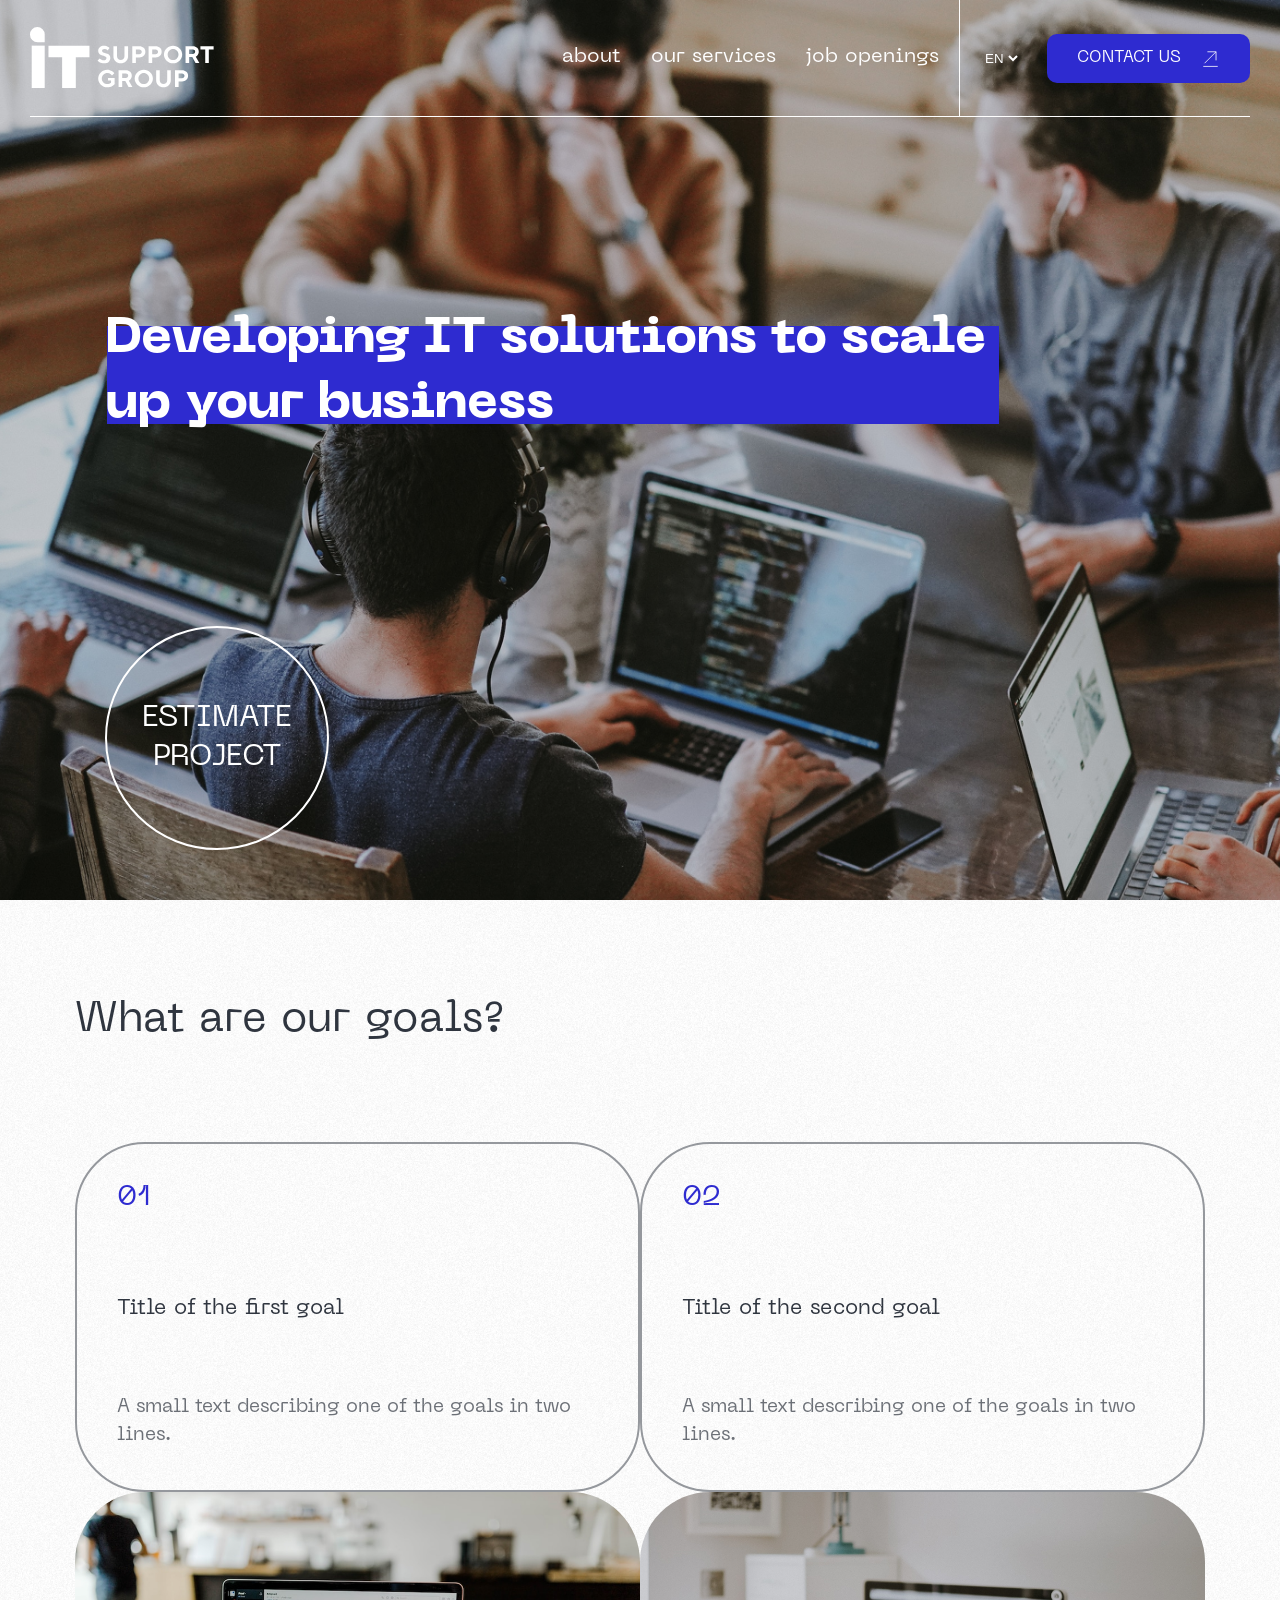
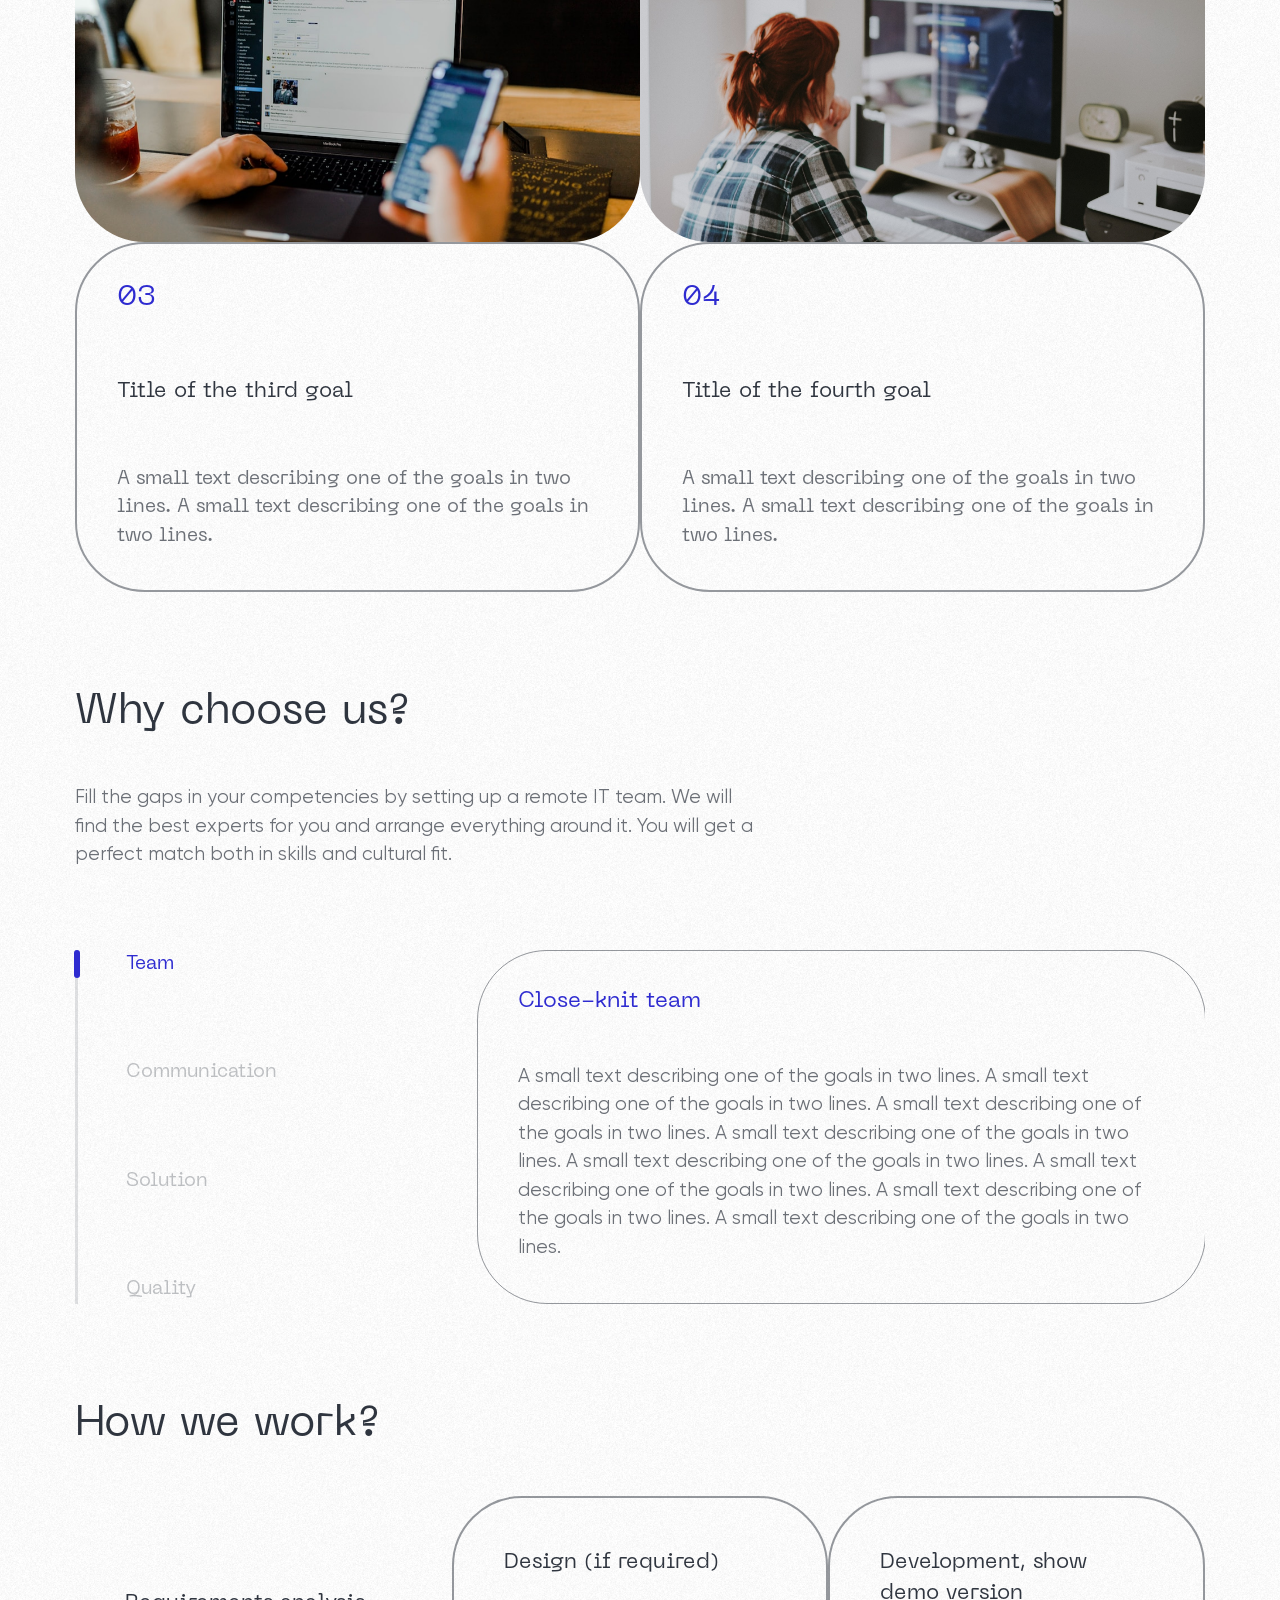
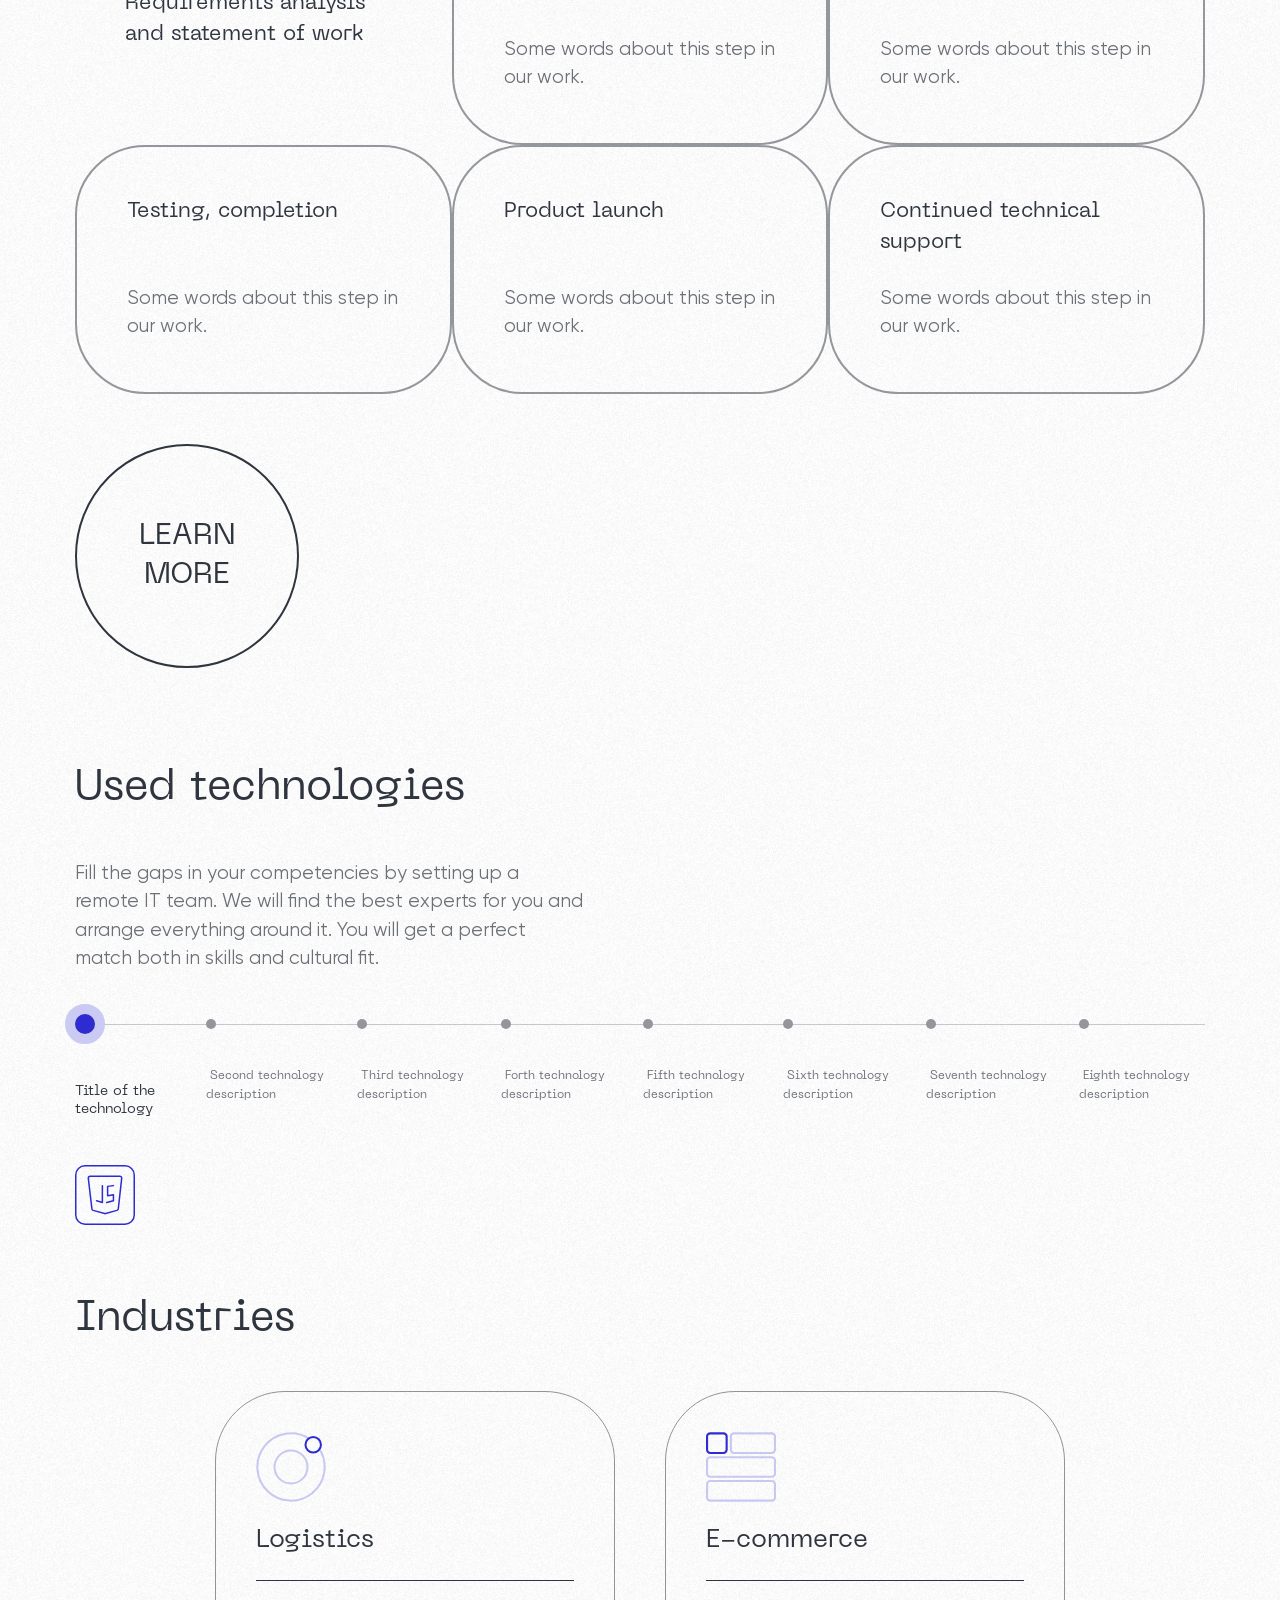
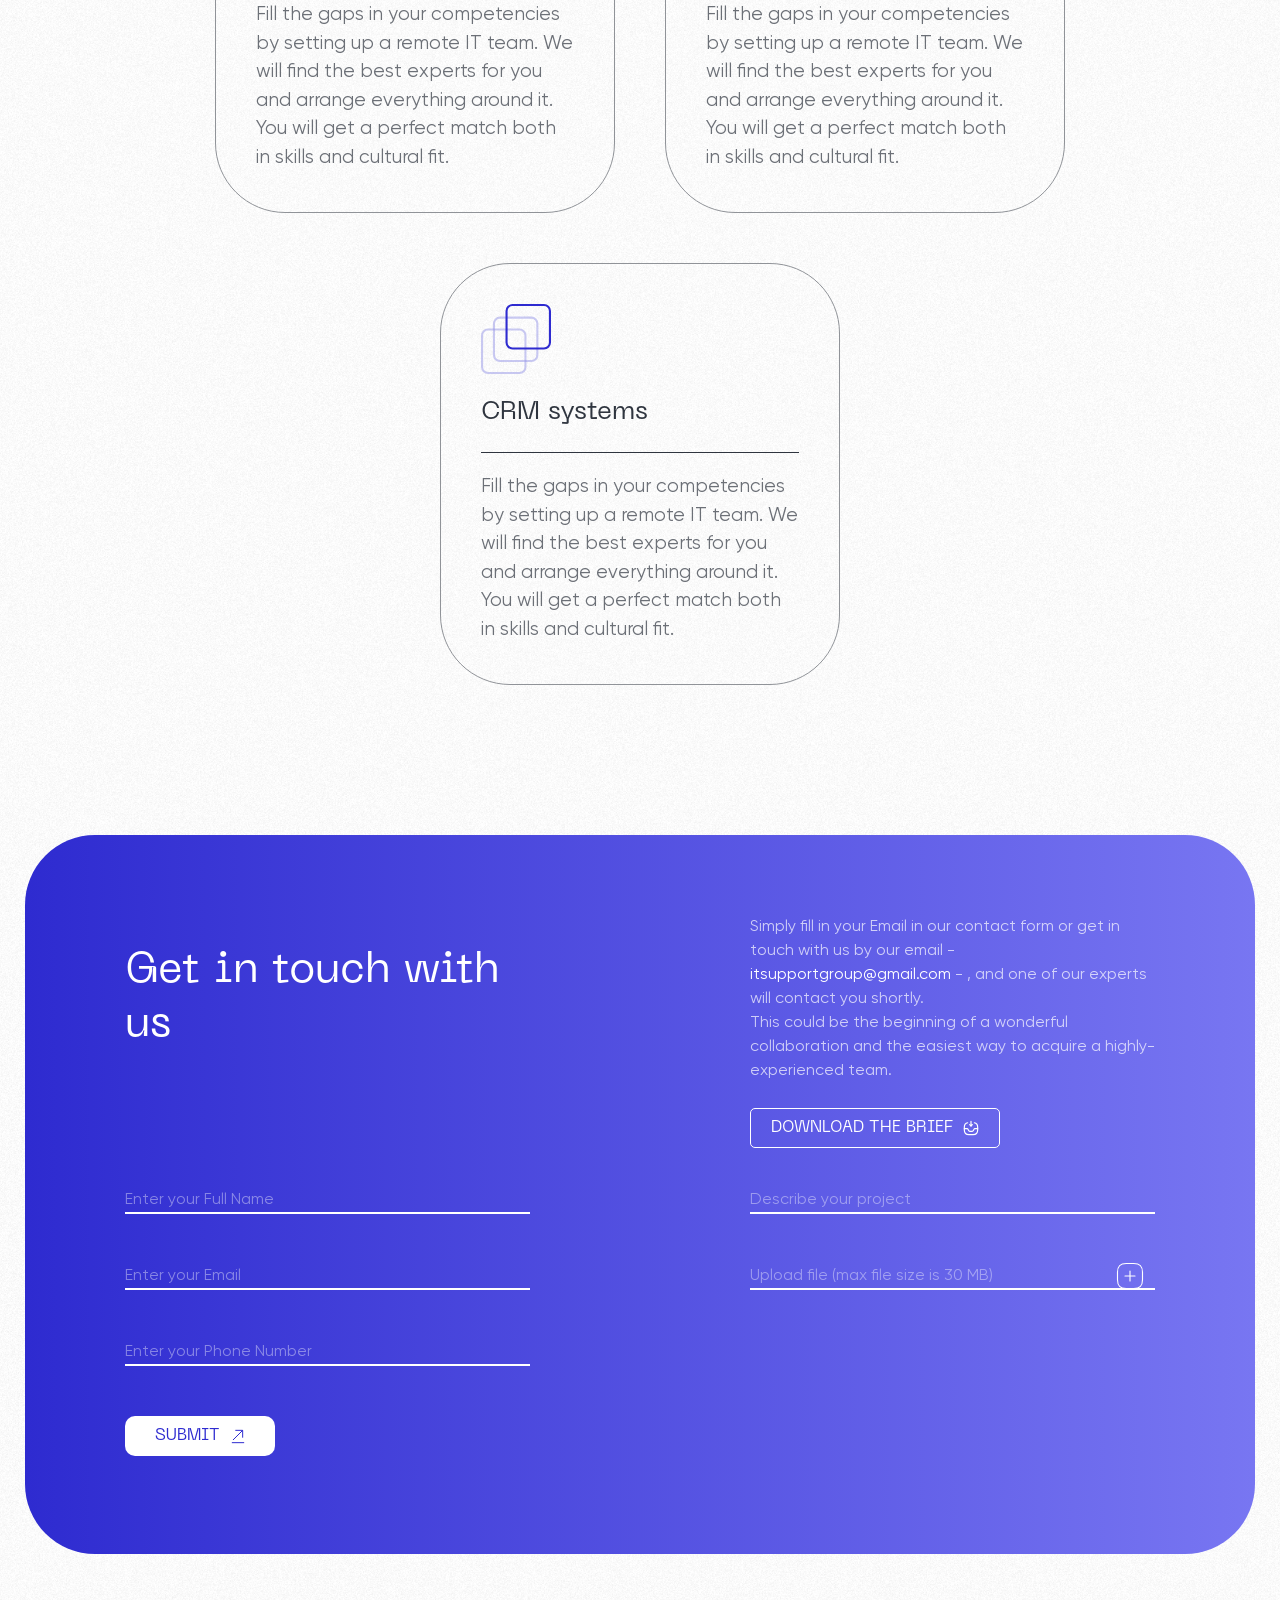
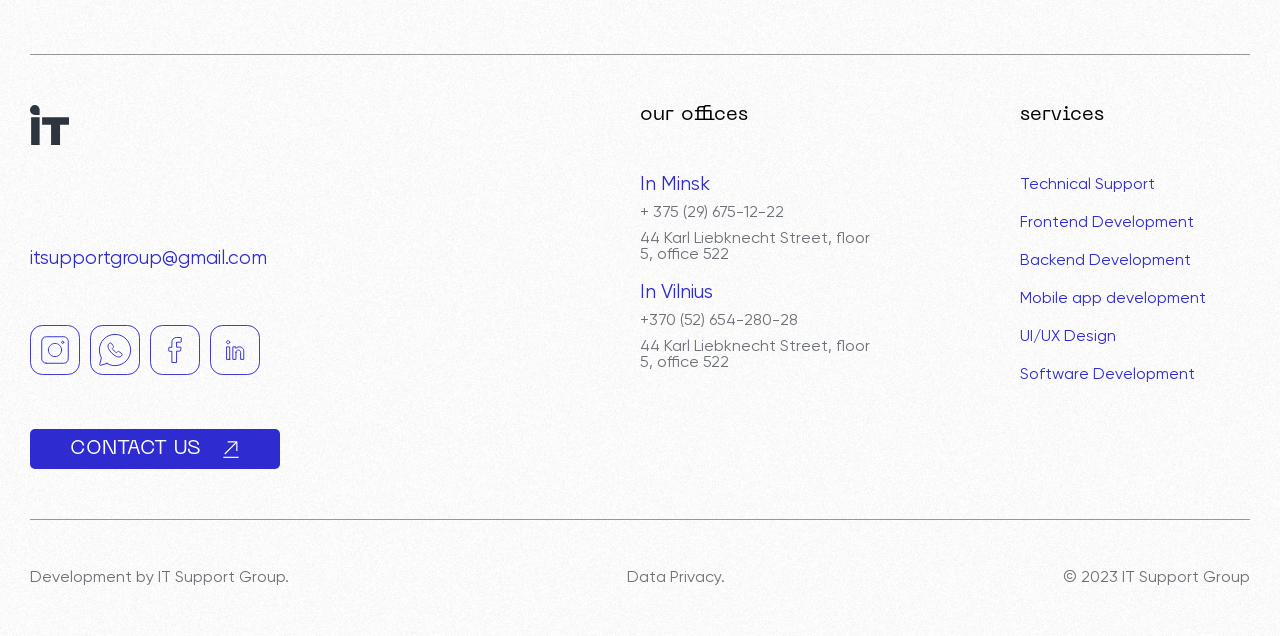
<file: index.html>
<!DOCTYPE html>
<html lang="en">

<head>
  <meta charset="UTF-8">
  <title>IT Support Group</title>
  <meta name="viewport" content="width=device-width, initial-scale=1">
  <meta http-equiv="X-UA-Compatible" content="IE=edge">
  <link href="css/swiper.min.css" rel="stylesheet" type="text/css">
  <link href="css/style.css" rel="stylesheet" type="text/css">
</head>

<body>
  <header class="header">

    <div class="header__top">

      <div class="menu__function">

        <div class="burger-menu">
          <span class="burger-menu__line"></span>
        </div>

        <nav class="menu">
          <ul class="menu__list">
            <li class="menu__item">
              <a href="#" class="menu__link">About</a>
            </li>

            <li class="menu__item">
              <a href="#" class="menu__link">Our Services</a>
            </li>

            <li class="menu__item">
              <a href="#" class="menu__link">Job Openings</a>
            </li>
          </ul>
        </nav>
      </div>

      <a href="#" class="header__logo-link"></a>

      <form class="header__lang">
        <select class="header__lang-list">
          <option value="english" class="header__lang-item" selected>EN</option>
          <option value="russian" class="header__lang-item">RU</option>
        </select>
      </form>

      <a href="#" class="header__contact-link">
        <span class="header__contact-text">Contact us</span>
        <svg class="header__contact-icon" width="60" height="60" viewBox="0 0 60 60" fill="none" xmlns="http://www.w3.org/2000/svg"><path d="M51.25 55H8.75" stroke="#2E2BD0" stroke-width="2.5" stroke-miterlimit="10" stroke-linecap="square" stroke-linejoin="round" /><path d="M46.25 10L12.5 43.75" stroke="#2E2BD0" stroke-width="2.5"  stroke-miterlimit="10" stroke-linecap="square" stroke-linejoin="round" /><path d="M47.5 34.425V8.75H21.825" stroke="#2E2BD0" stroke-width="2.5" stroke-miterlimit="10" stroke-linecap="square" stroke-linejoin="round" /></svg>
      </a>
    </div>

    <div class="header__content">

      <h1 class="header__title">Developing IT solutions to scale up your business</h1>

      <a href="#" class="header__link">Estimate project</a>

    </div>

  </header>

  <main class="content">

    <section class="goals">

      <h2 class="goals__title">
        What are our goals?
      </h2>

      <ul class="goals__list">
        <li class="goals__item">
          <span class="goals__item-number">01</span>
          <h3 class="goals__item-subtitle">
            Title of the first goal
          </h3>
          <p class="goals__item-descr">
            A small text describing one of the goals in two lines.
          </p>
        </li>

        <li class="goals__item">
          <span class="goals__item-number">02</span>
          <h3 class="goals__item-subtitle">
            Title of the second goal
          </h3>
          <p class="goals__item-descr">
            A small text describing one of the goals in two lines.
          </p>
        </li>

        <li class="goals__item"></li>

        <li class="goals__item"></li>

        <li class="goals__item">
          <span class="goals__item-number">03</span>
          <h3 class="goals__item-subtitle">
            Title of the third goal
          </h3>
          <p class="goals__item-descr">
            A small text describing one of the goals in two lines. A small text describing one of the goals in two
            lines.
          </p>
        </li>

        <li class="goals__item">
          <span class="goals__item-number">04</span>
          <h3 class="goals__item-subtitle">
            Title of the fourth goal
          </h3>
          <p class="goals__item-descr">
            A small text describing one of the goals in two lines. A small text describing one of the goals in two
            lines.
          </p>
        </li>

        <li class="goals__item"></li>

      </ul>
    </section>

    <section class="features">

      <h2 class="features__title">
        Why choose us?
      </h2>

      <p class="features__text">
        Fill the gaps in your competencies by setting up a remote IT team. We will find the best experts for you and
        arrange everything around it. You will get a perfect match both in skills and cultural fit.
      </p>

      <div class="features__slider">
        <ul class="features__slider-list">
          <li class="features__slider-item features__active">Team</li>
          <li class="features__slider-item">Communication</li>
          <li class="features__slider-item">Solution</li>
          <li class="features__slider-item">Quality</li>
        </ul>

        <div class="swiper">
          <div class="features__slider-wrapper swiper-wrapper">
            <div class="features__slider-descr swiper-slide">
              <h3 class="features__slider-subtitle">Close-knit team</h3>

              <p class="features__slider-text"> A small text describing one of the goals in two lines. A small text
                describing one of the goals in two lines. A small text describing one of the goals in two lines. A small
                text describing one of the goals in two lines. A small text describing one of the goals in two lines. A
                small text describing one of the goals in two lines. A small text describing one of the goals in two
                lines. A small text describing one of the goals in two lines.
              </p>
            </div>
            <div class="features__slider-descr swiper-slide">
              <h3 class="features__slider-subtitle">Communication skills</h3>

              <p class="features__slider-text">
                A small text describing one of the goals in two lines. A small text describing one of the goals in two
                lines. A small text describing one of the goals in two lines. A small text describing one of the goals
                in two lines. A small text describing one of the goals in two lines. A small text describing one of the
                goals in two lines. A small text describing one of the goals in two lines. A small text describing one
                of the goals in two lines.
              </p>
            </div>
            <div class="features__slider-descr swiper-slide">
              <h3 class="features__slider-subtitle">Modern solutions</h3>

              <p class="features__slider-text">
                A small text describing one of the goals in two lines. A small text describing one of the goals in two
                lines. A small text describing one of the goals in two lines. A small text describing one of the goals
                in two lines. A small text describing one of the goals in two lines. A small text describing one of the
                goals in two lines. A small text describing one of the goals in two lines. A small text describing one
                of the goals in two lines.
              </p>
            </div>
            <div class="features__slider-descr swiper-slide">
              <h3 class="features__slider-subtitle">Quality of work</h3>

              <p class="features__slider-text"> A small text describing one of the goals in two lines. A small text
                describing one of the goals in two lines. A small text describing one of the goals in two lines. A small
                text describing one of the goals in two lines. A small text describing one of the goals in two lines. A
                small text describing one of the goals in two lines. A small text describing one of the goals in two
                lines. A small text describing one of the goals in two lines.
              </p>
            </div>
          </div>
        </div>
      </div>

    </section>

    <section class="how-work">
      <h2 class="how-work__title">How we work?</h2>
      <p class="how-work__text"> Requirements analysis and statement of work</p>

      <div class="how-work__item">
        <h3 class="how-work__item-subtitle"> Design (if required)</h3>
        <p class="how-work__item-descr"> Some words about this step in our work.</p>
      </div>

      <div class="how-work__item">
        <h3 class="how-work__item-subtitle">Development, show demo version </h3>
        <p class="how-work__item-descr">Some words about this step in our work. </p>
      </div>

      <div class="how-work__item">
        <h3 class="how-work__item-subtitle">Testing, completion</h3>
        <p class="how-work__item-descr">Some words about this step in our work.</p>
      </div>

      <div class="how-work__item">
        <h3 class="how-work__item-subtitle">Product launch</h3>
        <p class="how-work__item-descr"> Some words about this step in our work.</p>
      </div>

      <div class="how-work__item">
        <h3 class="how-work__item-subtitle">Continued technical support</h3>
        <p class="how-work__item-descr">Some words about this step in our work.</p>
      </div>

      <a href="#" class="how-work__btn">Learn <br>more</a>
    </section>

    <section class="technologies">
      <h2 class="technologies__title">Used technologies</h2>
      <p class="technologies__text">Fill the gaps in your competencies by setting up a remote IT team. We will find the
        best experts for you and arrange everything around it. You will get a perfect match both in skills and cultural
        fit.</p>

      <form class="technologies__toggle">

        <label class="technologies__toggle-item">
          <input type="radio" name="technology" checked class="technologies__toggle-btn">
          <span class="technologies__toggle-title">Title of the technology</span>
          <span class="technologies__toggle-descr">First technology description</span>
        </label>

        <label class="technologies__toggle-item">
          <input type="radio" name="technology" class="technologies__toggle-btn">
          <span class="technologies__toggle-title">Title of the technology</span>
          <span class="technologies__toggle-descr">Second technology description</span>
        </label>

        <label class="technologies__toggle-item">
          <input type="radio" name="technology" class="technologies__toggle-btn">
          <span class="technologies__toggle-title">Title of the technology</span>
          <span class="technologies__toggle-descr">Third technology description</span>
        </label>

        <label class="technologies__toggle-item">
          <input type="radio" name="technology" class="technologies__toggle-btn">
          <span class="technologies__toggle-title">Title of the technology</span>
          <span class="technologies__toggle-descr">Forth technology description</span>
        </label>

        <label class="technologies__toggle-item">
          <input type="radio" name="technology" class="technologies__toggle-btn">
          <span class="technologies__toggle-title">Title of the technology</span>
          <span class="technologies__toggle-descr">Fifth technology description</span>
        </label>

        <label class="technologies__toggle-item">
          <input type="radio" name="technology" class="technologies__toggle-btn">
          <span class="technologies__toggle-title">Title of the technology</span>
          <span class="technologies__toggle-descr">Sixth technology description</span>
        </label>

        <label class="technologies__toggle-item">
          <input type="radio" name="technology" class="technologies__toggle-btn">
          <span class="technologies__toggle-title">Title of the technology</span>
          <span class="technologies__toggle-descr">Seventh technology description</span>
        </label>

        <label class="technologies__toggle-item">
          <input type="radio" name="technology" class="technologies__toggle-btn">
          <span class="technologies__toggle-title">Title of the technology</span>
          <span class="technologies__toggle-descr">Eighth technology description</span>
        </label>

      </form>
    </section>

    <section class="reviews">
      <h2 class="reviews__title">What our clients say about us</h2>

      <div class="reviews__slider swiper2">

        <div class="reviews__slider-wrapper swiper-wrapper">

          <div class="reviews__slider-item swiper-slide2">

            <img src="img/tom-peters.png" alt="Tom Peters photo" class="reviews__slider-photo">
            <div class="reviews__slider-author">
              <span class="reviews__slider-name">Tom Peters</span>
              <span class="reviews__slider-company">Position & Company Title</span>
            </div>

            <q class="reviews__slider-comment">Through our case engagement, IT SG team has demonstrated professionalism
              and initiative in interactions. I ...</q>

            <a href="#" class="reviews__slider-link">
              View the project
              <svg width="34" height="34" viewBox="0 0 34 34" fill="none" xmlns="http://www.w3.org/2000/svg"
                class="reviews__slider-icon"><path d="M29.042 31.167H4.95866" stroke="#2E2BD0" stroke-width="2" stroke-miterlimit="10" stroke-linecap="square" stroke-linejoin="round" /><path d="M26.209 5.66602L7.08398 24.791" stroke="#2E2BD0" stroke-width="2" stroke-miterlimit="10" stroke-linecap="square" stroke-linejoin="round" /><path d="M26.917 19.5072V4.95801H12.3678" stroke="#2E2BD0" stroke-width="2" stroke-miterlimit="10" stroke-linecap="square" stroke-linejoin="round" /></svg>
            </a>

          </div>

          <div class="reviews__slider-item swiper-slide">

            <img src="img/tom-peters.png" alt="Tom Peters photo" class="reviews__slider-photo">
            <div class="reviews__slider-author">
              <span class="reviews__slider-name">Tom Peters</span>
              <span class="reviews__slider-company">Position & Company Title</span>
            </div>

            <q class="reviews__slider-comment">Through our case engagement, IT SG team has demonstrated professionalism
              and initiative in interactions. I ...</q>

            <a href="#" class="reviews__slider-link">
              View the project

              <svg width="34" height="34" viewBox="0 0 34 34" fill="none" xmlns="http://www.w3.org/2000/svg" class="reviews__slider-icon"><path d="M29.042 31.167H4.95866" stroke="#2E2BD0" stroke-width="2" stroke-miterlimit="10" stroke-linecap="square" stroke-linejoin="round" /><path d="M26.209 5.66602L7.08398 24.791" stroke="#2E2BD0" stroke-width="2" stroke-miterlimit="10" stroke-linecap="square" stroke-linejoin="round" /><path d="M26.917 19.5072V4.95801H12.3678" stroke="#2E2BD0" stroke-width="2" stroke-miterlimit="10" stroke-linecap="square" stroke-linejoin="round" /></svg>

            </a>

          </div>

          <div class="reviews__slider-item swiper-slide">

            <img src="img/tom-peters.png" alt="Tom Peters photo" class="reviews__slider-photo">
            <div class="reviews__slider-author">
              <span class="reviews__slider-name">Tom Peters</span>
              <span class="reviews__slider-company">Position & Company Title</span>
            </div>

            <q class="reviews__slider-comment">Through our case engagement, IT SG team has demonstrated professionalism
              and initiative in interactions. I ...</q>

            <a href="#" class="reviews__slider-link">
              View the project
              <svg width="34" height="34" viewBox="0 0 34 34" fill="none" xmlns="http://www.w3.org/2000/svg" class="reviews__slider-icon"><path d="M29.042 31.167H4.95866" stroke="#2E2BD0" stroke-width="2" stroke-miterlimit="10" stroke-linecap="square" stroke-linejoin="round" /><path d="M26.209 5.66602L7.08398 24.791" stroke="#2E2BD0" stroke-width="2" stroke-miterlimit="10" stroke-linecap="square" stroke-linejoin="round" /><path d="M26.917 19.5072V4.95801H12.3678" stroke="#2E2BD0" stroke-width="2" stroke-miterlimit="10" stroke-linecap="square" stroke-linejoin="round" /></svg>
            </a>

          </div>

        </div>

      </div>

    </section>

    <section class="industries">

      <h2 class="industries__title">
        Industries
      </h2>

      <ul class="industries__list">

        <li class="industries__item">
          <svg width="104" height="104" viewBox="0 0 104 104" fill="none" xmlns="http://www.w3.org/2000/svg"
            class="industries__item-icon"><path d="M94.0826 24.999C100.741 35.3758 103.33 47.8467 101.353 60.0164C99.3765 72.186 92.9732 83.1963 83.3731 90.9323C73.7731 98.6684 61.6533 102.585 49.3416 101.929C37.0299 101.274 25.3945 96.0926 16.6702 87.3808C7.94588 78.6691 2.74789 67.0412 2.07461 54.7304C1.40133 42.4197 5.30023 30.2943 13.0224 20.6831C20.7447 11.0719 31.7456 4.65268 43.9124 2.65843C56.0792 0.664167 68.5538 3.23548 78.9403 9.87848" stroke="#9695E7" stroke-opacity="0.5" stroke-width="3" /><circle cx="52" cy="52" r="24.5" stroke="#9695E7" stroke-opacity="0.5" stroke-width="3" /><circle cx="85" cy="19" r="11.5" stroke="#2E2BD0" stroke-width="3" /></svg>

          <h3 class="industries__item-subtitle">Logistics</h3>

          <hr class="industries__item-line">

          <p class="industries__item-text">
            Fill the gaps in your competencies by setting up a remote IT team. We will find the best experts for you and
            arrange everything around it. You will get a perfect match both in skills and cultural fit.
          </p>
        </li>

        <li class="industries__item">
          <svg width="100" height="99" viewBox="0 0 100 99" fill="none" xmlns="http://www.w3.org/2000/svg" class="industries__item-icon"><rect x="1.5" y="1.5" width="28" height="28" rx="4.5" stroke="#2E2BD0" stroke-width="3" stroke-linejoin="round" /><rect x="35.5" y="1.5" width="63" height="28" rx="4.5" stroke="#9695E7" stroke-opacity="0.5" stroke-width="3" stroke-linejoin="round" /><rect x="1.5" y="35.5" width="97" height="28" rx="4.5" stroke="#9695E7" stroke-opacity="0.5" stroke-width="3" stroke-linejoin="round" /><rect x="1.5" y="69.5" width="97" height="28" rx="4.5" stroke="#9695E7" stroke-opacity="0.5" stroke-width="3" stroke-linejoin="round" /></svg>

          <h3 class="industries__item-subtitle">E-commerce</h3>

          <hr class="industries__item-line">

          <p class="industries__item-text">
            Fill the gaps in your competencies by setting up a remote IT team. We will find the best experts for you and
            arrange everything around it. You will get a perfect match both in skills and cultural fit.
          </p>
        </li>

        <li class="industries__item">
          <svg width="100" height="100" viewBox="0 0 100 100" fill="none" xmlns="http://www.w3.org/2000/svg" class="industries__item-icon"><rect x="1.5" y="36.5" width="62" height="62" rx="8.5" stroke="#9695E7" stroke-opacity="0.5" stroke-width="3" /><rect x="18.5" y="19.5" width="62" height="62" rx="8.5" stroke="#9695E7" stroke-opacity="0.5" stroke-width="3" /><rect x="36.5" y="1.5" width="62" height="62" rx="8.5" stroke="#2E2BD0" stroke-width="3" /></svg>

          <h3 class="industries__item-subtitle">CRM systems</h3>

          <hr class="industries__item-line">

          <p class="industries__item-text">
            Fill the gaps in your competencies by setting up a remote IT team. We will find the best experts for you and
            arrange everything around it. You will get a perfect match both in skills and cultural fit.
          </p>
        </li>

      </ul>
    </section>

    <section class="contact-us">

      <h2 class="contact-us__title">Get in touch with us</h2>

      <p class="contact-us__text">
        Simply fill in your Email in our contact form or get in touch with us by our email - <a
          href="mailto:itsupportgroup@gmail.com" class="contact-us__text-email">itsupportgroup@gmail.com</a> - , and one
        of our experts will contact you shortly. <br>This could be the beginning of a wonderful collaboration and the
        easiest way to acquire a highly-experienced team.
      </p>

      <button type="button" class="contact-us__btn">
        Download the brief
        <svg width="34" height="34" viewBox="0 0 34 34" fill="none" xmlns="http://www.w3.org/2000/svg" class="contact-us__btn-icon"><path d="M17 2.83301V12.7497L19.8333 9.91634" stroke="white" stroke-width="2.5" stroke-linecap="round" stroke-linejoin="round" /><path d="M17.0003 12.7503L14.167 9.91699" stroke="white" stroke-width="2.5" stroke-linecap="round" stroke-linejoin="round" /><path d="M2.80469 18.417H9.05219C9.59052 18.417 10.0722 18.7145 10.313 19.1962L11.9705 22.5112C12.4522 23.4745 13.4297 24.0837 14.5064 24.0837H19.5072C20.5839 24.0837 21.5614 23.4745 22.043 22.5112L23.7005 19.1962C23.9414 18.7145 24.4372 18.417 24.9614 18.417H31.138" stroke="white" stroke-width="2.5" stroke-linecap="round" stroke-linejoin="round" /><path d="M9.91634 5.85059C4.90134 6.58725 2.83301 9.53392 2.83301 15.5831V21.2498C2.83301 28.3331 5.66634 31.1664 12.7497 31.1664H21.2497C28.333 31.1664 31.1663 28.3331 31.1663 21.2498V15.5831C31.1663 9.53392 29.098 6.58725 24.083 5.85059" stroke="white" stroke-width="2.5" stroke-linecap="round" stroke-linejoin="round" /></svg>
      </button>

      <form class="contact-us__form">

        <input type="text" placeholder="Enter your Full Name" class="contact-us__form-item">
        <input type="email" placeholder="Enter your Email" class="contact-us__form-item">
        <input type="tel" placeholder="Enter your Phone Number" class="contact-us__form-item">
        <input type="text" placeholder="Describe your project" class="contact-us__form-item">

        <label for="file" class="contact-us__form-file">
          <span class="contact-us__form-upload">Upload file (max file size is 30 MB)</span>

          <input id="file" type="file" placeholder="Upload file (max file size is 30 MB)" hidden class="contact-us__form-item">
        </label>

        <button type="button" class="contact-us__form-btn">
          Submit
          <svg width="24" height="24" viewBox="0 0 24 24" fill="none" xmlns="http://www.w3.org/2000/svg" class="contact-us__form-svg"><path d="M20.5 22H3.5" stroke="#2E2BD0" stroke-width="1.5" stroke-miterlimit="10" stroke-linecap="square" stroke-linejoin="round" /><path d="M18.5 4L5 17.5" stroke="#2E2BD0" stroke-width="1.5" stroke-miterlimit="10" stroke-linecap="square" stroke-linejoin="round" /><path d="M19 13.77V3.5H8.73" stroke="#2E2BD0" stroke-width="1.5" stroke-miterlimit="10" stroke-linecap="square" stroke-linejoin="round" /></svg>
        </button>

      </form>

    </section>

  </main>

  <footer class="footer">

    <div class="footer__contacts">

      <a href="#" class="footer__logo-link"></a>
      <a href="mailto:itsupportgroup@gmail.com" class="footer__contacts-email">itsupportgroup@gmail.com</a>

      <ul class="footer__contacts-list">
        <li class="footer__contacts-item">
          <a href="#" class="footer__social-link">
            <svg width="60" height="60" viewBox="0 0 60 60" fill="none" xmlns="http://www.w3.org/2000/svg" class="footer__social-icon"><rect x="0.5625" y="0.5625" width="58.875" height="58.875" rx="14.4375" stroke="#2E2BD0" stroke-width="1.125" /><g clip-path="url(#clip0_372_590)"><mask id="mask0_372_590" style="mask-type:luminance" maskUnits="userSpaceOnUse" x="7" y="7" width="46" height="46"><path d="M7.5 7.5H52.5V52.5H7.5V7.5Z" fill="white" /></mask><g mask="url(#mask0_372_590)"><path d="M37.9102 30C37.9102 34.3687 34.3687 37.9102 30 37.9102C25.6313 37.9102 22.0898 34.3687 22.0898 30C22.0898 25.6313 25.6313 22.0898 30 22.0898C34.3687 22.0898 37.9102 25.6313 37.9102 30Z" stroke="#2E2BD0" stroke-width="1.125" stroke-miterlimit="10" stroke-linecap="round" stroke-linejoin="round" /><path d="M19.4531 45.9082C16.5407 45.9082 14.0918 43.4593 14.0918 40.5469V19.4531C14.0918 16.5407 16.5407 14.0918 19.4531 14.0918H40.5469C43.4593 14.0918 45.9082 16.5407 45.9082 19.4531V40.5469C45.9082 43.4593 43.4593 45.9082 40.5469 45.9082H19.4531Z" stroke="#2E2BD0" stroke-width="1.125" stroke-miterlimit="10" stroke-linecap="round" stroke-linejoin="round" /><path d="M40.5469 20.7715C40.5469 21.4996 39.9566 22.0898 39.2285 22.0898C38.5004 22.0898 37.9102 21.4996 37.9102 20.7715C37.9102 20.0434 38.5004 19.4531 39.2285 19.4531C39.9566 19.4531 40.5469 20.0434 40.5469 20.7715Z" stroke="#2E2BD0" stroke-width="1.125" stroke-miterlimit="10" stroke-linecap="round" stroke-linejoin="round" /></g></g><defs><clipPath id="clip0_372_590"><rect width="45" height="45" fill="white" transform="translate(7.5 7.5)" /></clipPath></defs></svg>
          </a>
        </li>

        <li class="footer__contacts-item">
          <a href="#" class="footer__social-link">
            <svg width="60" height="60" viewBox="0 0 60 60" fill="none" xmlns="http://www.w3.org/2000/svg" class="footer__social-icon"><rect x="0.5625" y="0.5625" width="58.875" height="58.875" rx="14.4375" stroke="#2E2BD0" stroke-width="1.125" /><path d="M20.4375 46.125C23.25 47.8125 26.625 48.75 30 48.75C40.3125 48.75 48.75 40.3125 48.75 30C48.75 19.6875 40.3125 11.25 30 11.25C19.6875 11.25 11.25 19.6875 11.25 30C11.25 33.375 12.1875 36.5625 13.6875 39.375L11.5803 47.4795C11.4343 48.0412 11.9542 48.5488 12.5122 48.3894L20.4375 46.125Z" stroke="#2E2BD0" stroke-width="1.125" stroke-miterlimit="10" stroke-linecap="round" stroke-linejoin="round" /><path d="M38.4375 35.3409C38.4375 35.6447 38.3699 35.9569 38.2262 36.2606C38.0826 36.5644 37.8967 36.8513 37.6516 37.1213C37.2376 37.5769 36.7813 37.9059 36.2658 38.1169C35.7588 38.3278 35.2095 38.4375 34.618 38.4375C33.7561 38.4375 32.835 38.235 31.8633 37.8216C30.8915 37.4081 29.9197 36.8513 28.9564 36.1509C27.9846 35.4422 27.0636 34.6575 26.1847 33.7884C25.3144 32.9109 24.5285 31.9913 23.8271 31.0294C23.1342 30.0675 22.5765 29.1056 22.1709 28.1522C21.7653 27.1903 21.5625 26.2706 21.5625 25.3931C21.5625 24.8194 21.6639 24.2709 21.8667 23.7647C22.0695 23.25 22.3906 22.7775 22.8385 22.3556C23.3793 21.8241 23.9708 21.5625 24.5961 21.5625C24.8327 21.5625 25.0693 21.6131 25.2806 21.7144C25.5003 21.8156 25.6946 21.9675 25.8467 22.1869L27.8072 24.9459C27.9593 25.1569 28.0691 25.3509 28.1452 25.5366C28.2212 25.7138 28.2635 25.8909 28.2635 26.0513C28.2635 26.2538 28.2043 26.4562 28.086 26.6503C27.9762 26.8444 27.8156 27.0469 27.6128 27.2494L26.9706 27.9159C26.8777 28.0087 26.8354 28.1184 26.8354 28.2534C26.8354 28.3209 26.8439 28.38 26.8608 28.4475C26.8861 28.515 26.9115 28.5656 26.9284 28.6162C27.0805 28.8947 27.3424 29.2575 27.7142 29.6963C28.0945 30.135 28.5001 30.5822 28.9395 31.0294C29.3958 31.4766 29.8352 31.89 30.2831 32.2697C30.7225 32.6409 31.0858 32.8941 31.3732 33.0459C31.4154 33.0628 31.4661 33.0881 31.5253 33.1134C31.5929 33.1387 31.6605 33.1472 31.7365 33.1472C31.8802 33.1472 31.99 33.0966 32.083 33.0038L32.7252 32.3709C32.9364 32.16 33.1392 31.9997 33.3336 31.8984C33.5279 31.7803 33.7223 31.7212 33.9336 31.7212C34.0941 31.7212 34.2631 31.755 34.449 31.8309C34.6349 31.9069 34.8293 32.0166 35.0405 32.16L37.8375 34.1428C38.0572 34.2947 38.2093 34.4719 38.3023 34.6828C38.3868 34.8937 38.4375 35.1047 38.4375 35.3409Z" stroke="#2E2BD0" stroke-width="1.125" stroke-miterlimit="10" /></svg>
          </a>
        </li>

        <li class="footer__contacts-item">
          <a href="#" class="footer__social-link">
            <svg width="60" height="60" viewBox="0 0 60 60" fill="none" xmlns="http://www.w3.org/2000/svg" class="footer__social-icon"><rect x="0.5625" y="0.5625" width="58.875" height="58.875" rx="14.4375" stroke="#2E2BD0" stroke-width="1.125" /><path d="M31.875 21.1875V26.625H36.75C37.125 26.625 37.3125 27 37.3125 27.375L36.5625 30.9375C36.5625 31.125 36.1875 31.3125 36 31.3125H31.875V45H26.25V31.5H23.0625C22.6875 31.5 22.5 31.3125 22.5 30.9375V27.375C22.5 27 22.6875 26.8125 23.0625 26.8125H26.25V20.625C26.25 17.4375 28.6875 15 31.875 15H36.9375C37.3125 15 37.5 15.1875 37.5 15.5625V20.0625C37.5 20.4375 37.3125 20.625 36.9375 20.625H32.4375C32.0625 20.625 31.875 20.8125 31.875 21.1875Z" stroke="#2E2BD0" stroke-width="1.125" stroke-miterlimit="10" stroke-linecap="round" /></svg>
          </a>
        </li>

        <li class="footer__contacts-item">
          <a href="#" class="footer__social-link">
            <svg width="60" height="60" viewBox="0 0 60 60" fill="none" xmlns="http://www.w3.org/2000/svg" class="footer__social-icon"><rect x="0.5625" y="0.5625" width="58.875" height="58.875" rx="14.4375" stroke="#2E2BD0" stroke-width="1.125" /><path d="M23.625 41.25H19.875V26.25H23.625V41.25Z" stroke="#2E2BD0" stroke-width="1.125" stroke-miterlimit="10" stroke-linecap="round" stroke-linejoin="round" /><path d="M23.625 20.625C23.625 21.6606 22.7855 22.5 21.75 22.5C20.7145 22.5 19.875 21.6606 19.875 20.625C19.875 19.5894 20.7145 18.75 21.75 18.75C22.7855 18.75 23.625 19.5894 23.625 20.625Z" stroke="#2E2BD0" stroke-width="1.125" stroke-miterlimit="10" stroke-linecap="round" stroke-linejoin="round" /><path d="M31.125 32.8125C31.125 31.2592 32.3842 30 33.9375 30C35.4908 30 36.75 31.2592 36.75 32.8125V41.25H40.5V31.1588C40.5 30.3968 40.3226 29.6451 39.9817 28.9635C38.3204 25.6409 33.7586 25.4914 31.5623 27.6878L31.125 28.125V26.25H27.375V41.25H31.125V32.8125Z" stroke="#2E2BD0" stroke-width="1.125" stroke-miterlimit="10" stroke-linecap="round" stroke-linejoin="round" /></svg>
          </a>
        </li>

      </ul>

      <a href="#" class="footer__contacts-btn">
        <span class="footer__contacts-text">Contact us</span>
        <svg width="34" height="34" viewBox="0 0 34 34" fill="none" xmlns="http://www.w3.org/2000/svg" class="footer__contact-icon"><path d="M29.042 31.166H4.95866" stroke="white" stroke-width="2" stroke-miterlimit="10" stroke-linecap="square" stroke-linejoin="round" /><path d="M26.209 5.66797L7.08398 24.793" stroke="white" stroke-width="2" stroke-miterlimit="10" stroke-linecap="square" stroke-linejoin="round" /><path d="M26.917 19.5082V4.95898H12.3678" stroke="white" stroke-width="2" stroke-miterlimit="10" stroke-linecap="square" stroke-linejoin="round" /></svg>
      </a>
    </div>

    <div class="footer__offices">
      <span class="footer__offices-subtitle">Our offices</span>

      <ul class="footer__offices-list">
        <li class="footer__offices-city">
          <span class="footer__offices-name">In Minsk</span>
          <a href="tel:+375296751222" class="footer__offices-link">+ 375 (29) 675-12-22</a>
          <a href="https://maps.google.com/?q=ул. Карла Либкнехта, 44, Минск" class="footer__offices-link" target="_blank">44 Karl Liebknecht Street, floor 5, office 522</a>
        </li>

        <li class="footer__offices-city">
          <span class="footer__offices-name">In Vilnius</span>
          <a href="tel:+3705265428028" class="footer__offices-link">+370 (52) 654-280-28</a>
          <a href="https://maps.google.com/?q=ул. Карла Либкнехта, 44, Минск" class="footer__offices-link" target="_blank">44 Karl Liebknecht Street, floor 5, office 522</a>

        </li>

      </ul>

    </div>

    <div class="footer__services">
      <span class="footer__services-subtitle">Services</span>

      <ul class="footer__services-list">

        <li class="footer__services-item">
          <a href="#" class="footer__services-link">Technical Support</a>
        </li>

        <li class="footer__services-item">
          <a href="#" class="footer__services-link">Frontend Development</a>
        </li>

        <li class="footer__services-item">
          <a href="#" class="footer__services-link">Backend Development</a>
        </li>

        <li class="footer__services-item">
          <a href="#" class="footer__services-link">Mobile app development</a>
        </li>

        <li class="footer__services-item">
          <a href="#" class="footer__services-link">UI/UX Design</a>
        </li>

        <li class="footer__services-item">
          <a href="#" class="footer__services-link">Software Development</a>
        </li>
      </ul>

    </div>

  </footer>

  <ul class="privacy">
    <li class="privacy__item">Development by IT Support Group.</li>
    <li class="privacy__item">Data Privacy.</li>
    <li class="privacy__item">© 2023 IT Support Group</li>
  </ul>

  <script src="js/swiper.min.js"></script>
  <script src="js/script.js"></script>
</body>

</html>
</file>
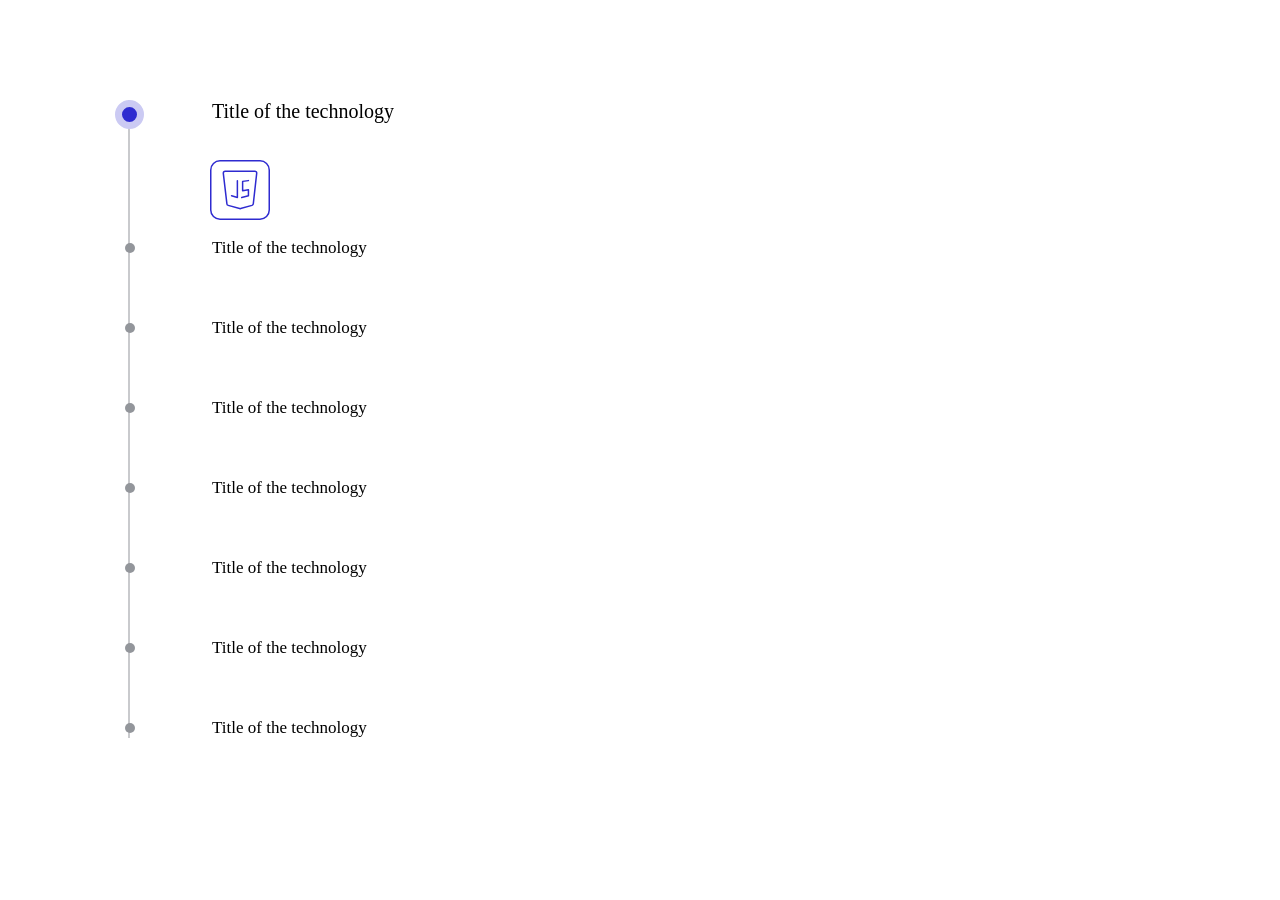
<file: test.html>
<!DOCTYPE html>
<html lang="en">
<head>
  <meta charset="UTF-8">
  <meta name="viewport" content="width=device-width, initial-scale=1.0">
  <title>Document</title>
  <link rel="stylesheet" href="css/test.css" type="text/css">
</head>
<body>
  <form class="technologies__toggle">

    <label class="technologies__toggle-item">

      <input type="radio" name="technology" checked class="technologies__toggle-btn">

      <span class="technologies__toggle-title">Title of the technology</span>

      <span class="technologies__toggle-descr">First technology description</span>

    </label>

    <label class="technologies__toggle-item">

      <input type="radio" name="technology" class="technologies__toggle-btn">

      <span class="technologies__toggle-title">Title of the technology</span>

      <span class="technologies__toggle-descr">Second technology description</span>

    </label>

    <label class="technologies__toggle-item">

      <input type="radio" name="technology" class="technologies__toggle-btn">

      <span class="technologies__toggle-title">Title of the technology</span>

      <span class="technologies__toggle-descr">Third technology description</span>

    </label>

    <label class="technologies__toggle-item">

      <input type="radio" name="technology" class="technologies__toggle-btn">

      <span class="technologies__toggle-title">Title of the technology</span>

      <span class="technologies__toggle-descr">Forth technology description</span>

    </label>

    <label class="technologies__toggle-item">

      <input type="radio" name="technology" class="technologies__toggle-btn">

      <span class="technologies__toggle-title">Title of the technology</span>

      <span class="technologies__toggle-descr">Fifth technology description</span>

    </label>

    <label class="technologies__toggle-item">

      <input type="radio" name="technology" class="technologies__toggle-btn">

      <span class="technologies__toggle-title">Title of the technology</span>

      <span class="technologies__toggle-descr">Sixth technology description</span>

    </label>

    <label class="technologies__toggle-item">

      <input type="radio" name="technology" class="technologies__toggle-btn">

      <span class="technologies__toggle-title">Title of the technology</span>

      <span class="technologies__toggle-descr">Seventh technology description</span>

    </label>

    <label class="technologies__toggle-item">

      <input type="radio" name="technology" class="technologies__toggle-btn">

      <span class="technologies__toggle-title">Title of the technology</span>

      <span class="technologies__toggle-descr">Eighth technology description</span>

    </label>

  </form>



  <script src="js/script.js"></script>
</body>
</html>
</file>
<file: css/style.css>
* {
  margin: 0;
  padding: 0;
  box-sizing: border-box;
  outline: 0;
}

li {
  list-style: none;
}

a {
  text-decoration: none;
}

@font-face {
  font-family: "Neue Machina";
  src: url("../fonts/NeueMachina-Regular.otf") format("truetype");
  font-weight: 400;
  font-style: normal;
  font-display: swap;
}

@font-face {
  font-family: "Neue Machina";
  src: url("../fonts/NeueMachina-Regular.otf") format("truetype");
  font-weight: 400;
  font-style: normal;
  font-display: swap;
}

@font-face {
  font-family: "Neue Machina";
  src: url("../fonts/NeueMachina-Ultrabold.otf") format("truetype");
  font-weight: 800;
  font-style: normal;
  font-display: swap;
}

@font-face {
  font-family: "Gilroy";
  src: url("../fonts/Gilroy-Regular.ttf") format("truetype");
  font-weight: 400;
  font-style: normal;
  font-display: swap;
}

@font-face {
  font-family: "Gilroy";
  src: url("../fonts/Gilroy-Bold.ttf") format("truetype");
  font-weight: 700;
  font-style: normal;
  font-display: swap;
}

:root {
  --font-neue: "Neue Machina", sans-serif;
  --font-gilroy: "Gilroy", sans-serif;
  --main-title-color: #2F353F;
  --main-text-color: rgba(47, 53, 63, 0.7);
}

body {
  background: center/cover url(../img/main-bg.png) no-repeat;
  max-width: 1920px;
  margin: 0 auto;

  &.fix {
    overflow: hidden;
  }
}

.open {
  display: flex !important;
}

/* header */

.header {
  background: center/cover url(../img/header-bg.png) no-repeat, rgba(47, 53, 63, 0.4);
  padding: 0 30px 50px;
  height: 100vh;
  display: grid;
  grid-template-rows: auto 2fr;
  grid-template-areas:
    "header__top"
    "header__content";
}

.header__top {
  display: grid;
  grid-template-columns: auto 1fr auto auto;
  grid-template-rows: 116px;
  border-bottom: 1px solid #fff;
}

.menu__function {
  display: flex;
  justify-content: flex-end;
  border-right: 1px solid #fff;
}

.burger-menu {
  display: none;
}

.menu {
  align-self: center;
  padding-right: 80px;
}

.menu__list {
  display: flex;
  gap: 120px;
  align-self: center;
}

.menu__item {
  white-space: nowrap;
  transition: all .5s;
  border-bottom: 2px solid transparent;

  &:hover {
    border-bottom: 2px solid #fff;
    border-radius: 2px;
  }
}

.menu__link {
  color: #fff;
  font: 400 24px/1 var(--font-neue);
  text-transform: lowercase;
}

.header__title {
  position: relative;
  max-width: 480px;
  font: 800 50px/1.3 var(--font-neue);
  color: #fff;
  z-index: 2;

  &:before {
    content: "";
    position: absolute;
    width: 87%;
    height: 75%;
    background: #2E2BD0;
    left: 2px;
    top: 15%;
    z-index: -1;
  }
}

.header__logo-link {
  background: center/contain url(../img/header-logo.svg) no-repeat;
  width: 204px;
  order: -1;
}

.header__lang {
  align-self: center;
  padding: 0 95px 0 80px;
}

.header__lang-list {
  background: transparent;
  color: #fff;
  border: 1px solid transparent;
  border-radius: 2px;
  transition: all .5s;

  &:hover {
    border: 1px solid #fff;
  }
}

.header__lang-item {
  color: #000;
}

.header__contact-link {
  display: flex;
  justify-content: center;
  align-items: center;
  gap: 20px;
  white-space: nowrap;
  padding: 20px 40px;
  background: #2E2BD0;
  align-self: center;
  border-radius: 10px;
  transition: all .5s;

  &:hover {
    background: #fff;

    .header__contact-text {
      color: #2E2BD0;
    }

    .header__contact-icon path {
      stroke: #2E2BD0;
    }
  }
}

.header__contact-text {
  font: 400 20px/1 var(--font-neue);
  color: #fff;
  text-transform: uppercase;
}

.header__contact-icon path {
  stroke: #fff
}

.header__contact-icon {
  width: 20px;
  height: 20px;
}

.header__content {
  display: grid;
  grid-template-columns: repeat(2, auto);
  grid-template-rows: 3fr 2fr;
  grid-template-areas:
    "header__title header__title"
    "header__btn header__btn";
}

.header__title {
  justify-self: start;
  margin-left: 150px;
  max-width: 892px;
  grid-area: header__title;
  align-self: center;

  &:before {
    content: "";
    position: absolute;
    width: 100%;
    height: 75%;
    background: #2E2BD0;
    left: 2px;
    top: 15%;
    z-index: -1;
  }
}

.header__link {
  font: 400 30px/1.3 var(--font-neue);
  color: #fff;
  text-transform: uppercase;
  display: flex;
  align-items: center;
  justify-content: center;
  text-align: center;
  border-radius: 50%;
  place-self: center;
  grid-area: header__btn;
  margin-left: 150px;
  justify-self: start;
  width: 280px;
  height: 280px;
  border: 2px solid #fff;
  transition: all .5s;

  &:hover {
    color: #2E2BD0;
    background: #fff;
  }
}

/* main  */

.content {
  padding: 200px 150px 250px;
}

/* goals */

.goals__title {
  font: 400 60px/1 var(--font-neue);
  color: var(--main-title-color);
}

.goals__list {
  display: grid;
  grid-template-columns: repeat(3, 1fr);
  grid-template-rows: repeat(3, minmax(auto, 500px));
  grid-template-areas:
    "goals__item-1 goals__item-2 goals__item-3"
    "goals__item-4 goals__item-5 goals__item-5"
    "goals__item-6 goals__item-6 goals__item-7";
  margin-top: 100px;
}

.goals__item {
  display: grid;
  grid-template-rows: 2fr repeat(2, 1fr);
  border: 2px solid #95989D;
  border-radius: 70px;
  padding: 50px;
  overflow: hidden;
  width: 100%;
  height: 100%;

  &:has(img) {
    padding: 0;
    border: none;
    border-radius: 70px;
  }

  &:nth-child(3) {
    background: center/cover url(../img/goals-img-note.png);
  }

  &:nth-child(4) {
    background: center/cover url(../img/goals-img-women.png);
  }

  &:nth-child(7) {
    background: center/cover url(../img/goals-img-write.png);
  }

  &:nth-child(1) {
    grid-area: goals__item-1;
  }

  &:nth-child(2) {
    grid-area: goals__item-2;
  }

  &:nth-child(3) {
    grid-area: goals__item-3;
    border: none;
  }

  &:nth-child(4) {
    grid-area: goals__item-4;
    width: 150%;
    border: none;
  }

  &:nth-child(5) {
    grid-area: goals__item-5;
    width: 75%;
    justify-self: end;
  }

  &:nth-child(6) {
    grid-area: goals__item-6;
    width: 90%;
  }

  &:nth-child(7) {
    grid-area: goals__item-7;
    justify-self: end;
    width: 120%;
    border: none;
  }
}

.goals__item-number {
  font: 400 40px/1 var(--font-neue);
  color: #2E2BD0;
}

.goals__item-subtitle {
  font: 400 32px/1.5 var(--font-neue);
  color: var(--main-title-color);
}

.goals__item-descr {
  margin: 25px 0 0;
  font: 400 30px/1.5 var(--font-neue);
  color: var(--main-text-color);
}

.goals__item-img {
  display: block;
  height: 500px;
  width: 100%;
}

/* features */

.features {
  margin-top: 250px;
}

.features__title {
  font: 400 60px/1 var(--font-neue);
  color: var(--main-title-color);
}

.features__text {
  font: 400 24px/1.5 var(--font-gilroy);
  color: var(--main-text-color);
  margin-top: 50px;
  max-width: 45%;
}

.features__slider {
  display: flex;
  margin-top: 150px;
  gap: 200px;
}

.features__slider-list {
  display: flex;
  flex-direction: column;
  justify-content: space-between;
  gap: 100px;
  border-left: 3px solid rgba(47, 53, 63, 0.14);
}

.features__slider-item {
  font: 400 32px/1.5 var(--font-neue);
  color: rgba(47, 53, 63, 0.3);
  padding-left: 47.5px;
}

.features__active {
  position: relative;
  color: #2E2BD0;
  transition: all .5s ease;

  &:before {
    content: "";
    position: absolute;
    width: 6px;
    height: 100%;
    background: #2E2BD0;
    border-radius: 5px;
    left: -4.5px;
    top: 0;
  }
}

.features__slider-descr {
  width: 100%;
  border: 1px solid rgba(47, 53, 63, 0.5);
  border-radius: 70px;
  padding: 50px;
}

.features__slider-item {
  cursor: pointer;
}

.features__slider-subtitle {
  font: 400 40px/1 var(--font-neue);
  color: #2E2BD0;
}

.features__slider-text {
  font: 400 30px/1.5 var(--font-gilroy);
  color: var(--main-text-color);
  margin-top: 50px;
}

/* how work */

.how-work {
  margin-top: 250px;
  display: grid;
  grid-template-columns: repeat(3, 1fr);
  grid-template-rows: minmax(60px, auto) auto auto auto;
}

.how-work__title {
  font: 400 60px/1 var(--font-neue);
  color: var(--main-title-color);
  grid-column: 1 / 4;
  margin-bottom: 100px;
}

.how-work__text {
  justify-self: center;
  align-self: center;
  font: 400 26px/1.5 var(--font-neue);
  color: var(--main-title-color);
  max-width: 531px;
  padding: 50px;
}

.how-work__item {
  display: flex;
  flex-direction: column;
  justify-content: space-between;
  padding: 50px;
  border: 2px solid rgba(47, 53, 63, 0.5);
  border-radius: 70px;
  transition: all .5s ease;

  &:hover {
    background: center/cover url(../img/how-work-bg.png) rgba(46, 43, 208, 1);
    margin: 20px 17px;

    &:nth-child(3):hover {
      margin: 0 17px 20px 0;
    }

    &:nth-child(4):hover {
      margin: 0 0 20px 17px;
    }

    &:nth-child(5):hover {
      margin: 20px 17px 0 0;
    }

    &:nth-child(6):hover {
      margin: 20px 17px 0 17px;
    }

    &:nth-child(7):hover {
      margin: 20px 0 0 17px;
    }

    & .how-work__item-subtitle {
      color: #fff;
    }

    & .how-work__item-descr {
      color: rgba(255, 255, 255, 0.7);
    }
  }
}

.how-work__item-subtitle {
  font: 400 26px/1.5 var(--font-neue);
  color: var(--main-title-color);
}

.how-work__item-descr {
  font: 400 24px/1.5 var(--font-gilroy);
  color: var(--main-text-color);
  margin-top: 25px;
}

.how-work__btn {
  border: 2px solid var(--main-title-color);
  border-radius: 50%;
  display: flex;
  align-items: center;
  justify-content: center;
  text-align: center;
  color: var(--main-title-color);
  text-transform: uppercase;
  width: 280px;
  height: 280px;
  font: 400 30px/1.3 var(--font-neue);
  margin-top: 100px;
  transition: all .5s;

  &:hover {
    background: #2E2BD0;
    color: #fff;
  }
}

/* technologies */

.technologies {
  display: flex;
  flex-direction: column;
  margin-top: 250px;
  gap: 100px;
}

.technologies__title {
  font: 400 60px/1 var(--font-neue);
  color: var(--main-title-color);
}

.technologies__text {
  font: 400 24px/1.5 var(--font-gilroy);
  color: var(--main-text-color);
  max-width: 45%;
}

.technologies__toggle {
  display: flex;
  border-top: 1px solid rgba(147, 150, 155, 0.5);
  padding-top: 40px;
  gap: 50px;
}

.technologies__toggle-item {
  position: relative;

  &::before {
    content: "";
    position: absolute;
    width: 10px;
    height: 10px;
    border-radius: 50%;
    background: #93969B;
    top: -46px;
  }
}

.technologies__toggle-btn {
  width: 0;
  height: 0;
}

.technologies__toggle-item:has(input:checked)::after {
  content: "";
  position: absolute;
  width: 20px;
  height: 20px;
  border: 10px solid #CBCAF3;
  border-radius: 50%;
  background: #2E2BD0;
  top: -61px;
  left: -10px;
}

.technologies__toggle-title::before {
  content: "";
  position: absolute;
  background: center/cover url(../img/js-icon.svg) no-repeat;
  width: 60px;
  height: 60px;
  top: 100px;
  left: 0;
}

.technologies__toggle-title {
  display: none;
  font: 400 21px/1.3 var(--font-neue);
  color: #2F353F;
}

.technologies__toggle-descr {
  font: 400 18px/1.3 var(--font-neue);
  color: var(--main-text-color);
}

.technologies__toggle-item:has(input:checked) .technologies__toggle-title {
  display: block;
}

.technologies__toggle-item:has(input:checked) .technologies__toggle-descr {
  display: none;
}

/* reviews */

.reviews {
  display: none;
}

/* industries */

.industries {
  margin-top: 250px;
}

.industries__title {
  font: 400 60px/1 var(--font-neue);
  color: var(--main-title-color);
}

.industries__list {
  display: flex;
  gap: 50px;
  margin-top: 100px;
  flex-wrap: wrap;
  justify-content: center;
}

.industries__item {
  display: flex;
  flex-direction: column;
  gap: 40px;
  padding: 50px;
  max-width: 500px;
  border: 1px solid #909398;
  border-radius: 70px;
}

.industries__item-subtitle {
  font: 400 40px/1.5 var(--font-neue);
  color: var(--main-title-color);
}

.industries__item-line {
  border: none;
  height: 1px;
  background: var(--main-title-color);
}

.industries__item-text {
  font: 400 24px/1.5 var(--font-gilroy);
  color: var(--main-text-color);
}

/* contact us */

.contact-us {
  background: linear-gradient(to right, #2E2BD0, #7876F2);
  border-radius: 70px;
  margin: 250px -120px 0;
  display: grid;
  grid-template-columns: 1fr 1fr;
  grid-template-rows: auto auto auto;
  column-gap: 220px;
  padding: 80px 100px;
}

.contact-us__title {
  font: 400 100px/1.3 var(--font-neue);
  color: #fff;
  align-self: center;
}

.contact-us__text {
  font: 400 24px/1.5 var(--font-gilroy);
  color: rgba(255, 255, 255, 0.7);
  align-self: center;
}

.contact-us__text-email {
  font: 600 inherit/1.5 var(--font-gilroy);
  color: #fff;
  border-bottom: 1px solid transparent;
  transition: all .5s ease;

  &:hover {
    border-bottom: 1px solid #fff;
  }
}

.contact-us__btn {
  background: transparent;
  border: 1px solid #fff;
  border-radius: 10px;
  display: flex;
  justify-content: center;
  align-items: center;
  color: #fff;
  text-transform: uppercase;
  grid-column: 2 / 3;
  max-width: 350px;
  height: 58px;
  width: 100%;
  font: 400 20px/1 var(--font-neue);
  transition: background .5s ease;
  margin-top: 50px;

  &:hover {
    color: #2E2BD0;
    background: #fff;

    & path {
      stroke: #2E2BD0;
    }
  }
}

.contact-us__btn-icon {
  margin-left: 20px;
}

.contact-us__form {
  grid-column: span 2;
  display: grid;
  grid-template-columns: repeat(2, 1fr);
  column-gap: 220px;
  grid-template-rows: repeat(3, 1fr) 58px;
  row-gap: 50px;
  margin-top: 90px;

  & input:nth-of-type(4) {
    order: 1;
  }

  & input:nth-of-type(2) {
    order: 2;
  }

  & .contact-us__form-file {
    order: 3;
  }

  & input:nth-of-type(3) {
    order: 4;
  }

  & .contact-us__form-btn {
    order: 5;
  }

  & input:hover, .contact-us__form-file:hover {
    background: linear-gradient(to right, rgba(46, 43, 208, 0.4), rgba(120, 118, 242, 0.4));
    border-radius: 10px;
  }
}

.contact-us__form-item {
  background: transparent;
  width: 100%;
  border: 0;
  border-bottom: 2px solid #fff;
  font: 400 32px/1.5 var(--font-gilroy);
  color: rgba(255, 255, 255, 0.4);
  transition: all .5s ease;

  &::placeholder {
    color: rgba(255, 255, 255, 0.4);
  }
}

.contact-us__form-file {
  position: relative;
  border-bottom: 2px solid #fff;
  width: 100%;
  transition: all .5s;

  &::after {
    content: "";
    position: absolute;
    background: center/cover url(../img/add-form.svg);
    width: 40px;
    height: 40px;
    right: 0;
    top: 50%;
    transform: translateY(-50%);
  }
}

.contact-us__form-upload {
  font: 400 32px/1.5 var(--font-gilroy);
  color: rgba(255, 255, 255, 0.4);
}

.contact-us__form-btn {
  grid-column: 1 / 2;
  max-width: 205px;
  width: 100%;
  height: 100%;
  font: 400 20px/1 var(--font-neue);
  color: #2E2BD0;
  text-transform: uppercase;
  border: 0;
  border-radius: 10px;
  background: #fff;
  display: flex;
  justify-content: center;
  align-items: center;
  transition: background .5s ease;

  &:hover {
    color: #fff;
    background: #2E2BD0;

    & path {
      stroke: #fff;
    }
  }
}

.contact-us__form-svg {
  margin-left: 20px;
  width: 24px;
  height: 24px;
}

/* footer */

.footer {
  display: grid;
  grid-template-columns: 2fr repeat(2, 1fr);
  column-gap: 200px;
  padding: 0 0 50px;
  margin: 0 30px;
  border-top: 1px solid rgba(47, 53, 63, 0.5);
  border-bottom: 1px solid rgba(47, 53, 63, 0.5);
}

.footer__contacts, .footer__offices, .footer__services {
  padding-top: 50px;
}

.footer__logo-link {
  display: block;
  background: center/cover url(../img/footer-logo-desc.svg) no-repeat;
  width: 39px;
  height: 40px;
}

.footer__contacts-email {
  display: inline-block;
  margin-top: 100px;
  font: 500 24px/1.5 var(--font-gilroy);
  color: #2E2BD0;
  border-bottom: 1px solid transparent;
  transition: all .5s ease;

  &:hover {
    border-bottom: 1px solid #2E2BD0;
  }
}

.footer__contacts-list {
  margin-top: 50px;
  display: flex;
  gap: 10px;
}

.footer__contacts-item {
  overflow: hidden;
  transition: all .5s ease;
}

.footer__contacts-btn {
  margin-top: 50px;
  display: flex;
  justify-content: center;
  align-items: center;
  gap: 20px;
  width: 254px;
  height: 59px;
  background: #2E2BD0;
  border: 1px solid transparent;
  border-radius: 10px;
  transition: all .5s ease;

  &:hover {
    background: #fff;
    border: 1px solid #2E2BD0;
  }

  &:hover .footer__contacts-text {
    color: #2E2BD0;
  }

  &:hover path {
    stroke: #2E2BD0;
  }
}

.footer__contacts-text {
  font: 400 20px/1 var(--font-neue);
  color: #fff;
  text-transform: uppercase;
}

.footer__contact-icon {
  width: 20px;
  height: 20px;
}

.footer__offices,
.footer__offices-list,
.footer__offices-city,
.footer__services,
.footer__services-list {
  display: flex;
  flex-direction: column;
}

.footer__offices {
  gap: 50px;
}

.footer__offices-subtitle, .footer__services-subtitle {
  font: 400 20px/1 var(--font-neue);
  text-transform: lowercase;
}

.footer__offices-list {
  gap: 30px;
}

.footer__offices-city {
  gap: 10px;
}

.footer__offices-name {
  font: 400 20px/1 var(--font-gilroy);
  color: #2E2BD0;
}

.footer__offices-link {
  font: 400 20px/1 var(--font-gilroy);
  color: var(--main-text-color);
  transition: all .5s ease;

  &:hover {
    color: rgba(47, 53, 63, 0.9);
    text-decoration: underline;
  }
}

.footer__services {
  gap: 50px;
}

.footer__services-list {
  gap: 30px;
}

.footer__services-link {
  width: max-content;
  font: 400 20px/1 var(--font-gilroy);
  color: #2E2BD0;
  border-bottom: 1px solid transparent;
  transition: all .5s ease;

  &:hover {
    border-bottom: 1px solid #2E2BD0;
  }
}

.privacy {
  padding: 50px 30px;
  display: flex;
  justify-content: space-between;
}

.privacy__item {
  font: 400 20px/1 var(--font-gilroy);
  color: var(--main-text-color);
}

@media (max-width: 1400px) {

  /* header */
  .menu {
    padding-right: 20px;
  }

  .menu__list {
    gap: 30px;
  }

  .menu__link {
    font-size: 20px;
  }

  .header__lang {
    align-self: center;
    padding: 0 25px 0 20px;
  }

  .header__content {
    grid-template-columns: repeat(2, auto);
    grid-template-areas:
      "header__title header__title"
      "header__title header__title"
      "header__btn header__btn";
  }

  .header__title {
    grid-area: header__title;
    align-self: center;
    margin: 0 75px;
  }

  .header__link {
    grid-area: header__btn;
    margin: 0 75px;
  }

  /* goals */

  .goals__item {
    padding: 40px;
    grid-template-rows: 1.5fr repeat(2, 1fr);
  }

  .goals__item-subtitle {
    font-size: 25.5px;
  }

  .goals__item-descr {
    font-size: 24px;
  }

  /* features */

  .features__slider-item {
    font-size: 25.5px;
  }

  .features__slider-subtitle {
    font-size: 32px;
  }

  .features__slider-text {
    font-size: 24px;
  }

  /* how work */

  .how-work__text {
    font-size: 21px;
  }

  .how-work__item-subtitle {
    font-size: 21px;
  }

  .how-work__item-descr {
    font-size: 19px;
  }

  /* technologies */

  .technologies__toggle-title {
    font-size: 16px;
  }

  .technologies__toggle-descr {
    font-size: 14.5px;
  }

  /* industries */

  .industries__item-subtitle {
    font-size: 32px;
  }

  .industries__item-text {
    font-size: 19px;
  }

  /* contact us */

  .contact-us__title {
    font-size: 80px;
  }

  .contact-us__text {
    font-size: 19px;
  }

  .contact-us__form-item {
    font-size: 25.5px;
  }

  .contact-us__form-upload {
    font-size: 25.5px;
  }

  /* footer */

  .footer__contacts-email {
    font-size: 19px;
  }

  .footer__offices-link, .footer__services-link {
    font-size: 16px;
  }

  /* privacy */

  .privacy__item {
    font-size: 16px;
  }
}

@media (max-width: 1300px) {

  /* header */
  .header__contact-link {
    padding: 15px 30px;
  }

  .header__contact-text {
    font-size: 16px;
  }

  .header__contact-icon {
    width: 19px;
    height: 19px;
  }

  .header__link {
    width: 224px;
    height: 224px;
  }

  /* all section margin */

  .content {
    padding: 100px 75px;
  }

  .features,
  .how-work,
  .technologies,
  .industries {
    margin-top: 100px;
  }

  /* // */

  /* all h2 */

  .goals__title,
  .features__title,
  .how-work__title,
  .technologies__title,
  .industries__title {
    font-size: 42px;
  }

  /* // */

  /* goals */

  .goals__list {
    grid-template-columns: repeat(2, 1fr);
    grid-template-rows: repeat(3, minmax(auto, 350px));
    grid-template-areas:
      "goals__item-1 goals__item-2"
      "goals__item-3 goals__item-4"
      "goals__item-5 goals__item-6"
      "goals__item-7 goals__item-7";
  }

  .goals__item {
    padding: 40px;
    grid-template-rows: 1.5fr repeat(2, 1fr);

    &:nth-child(1) {
      grid-area: goals__item-1;
    }

    &:nth-child(2) {
      grid-area: goals__item-2;
    }

    &:nth-child(3) {
      grid-area: goals__item-3;
    }

    &:nth-child(4) {
      grid-area: goals__item-4;
      width: 100%;
    }

    &:nth-child(5) {
      grid-area: goals__item-5;
      width: 100%;
    }

    &:nth-child(6) {
      grid-area: goals__item-6;
      width: 100%;
    }

    &:nth-child(7) {
      display: none;
    }
  }

  .goals__item-number {
    font-size: 28px;
  }

  .goals__item-subtitle {
    font-size: 21px;
  }

  .goals__item-descr {
    font-size: 19px;
  }

  /* features */

  .features__text {
    font-size: 19px;
    max-width: 60%;
  }

  .features__slider {
    margin-top: 80px;
  }

  .features__slider-list {
    gap: 80px;
  }

  .features__slider-item {
    font-size: 19px;
  }

  .features__slider-descr {
    padding: 40px;
  }

  .features__slider-subtitle {
    font-size: 22px;
  }

  .features__slider-text {
    font-size: 19px;
  }

  /* how work */

  .how-work__title {
    margin-bottom: 50px;
  }

  .how-work__btn {
    width: 224px;
    height: 224px;
    margin-top: 50px;
  }

  /* technologies */

  .technologies {
    gap: 50px;
  }

  .technologies__text {
    font-size: 19px;
  }

  .technologies__toggle {
    gap: 20px;
    padding-bottom: 80px;
  }

  .technologies__toggle-btn:checked ~ .technologies__toggle-title {
    font-size: 14px;
  }

  .technologies__toggle-btn:checked::after {
    top: 60px;
    width: 60px;
    height: 60px;
  }

  .technologies__toggle-btn::before {
    top: -62px;
  }

  .technologies__toggle-descr {
    font-size: 11.5px;
  }

  /* industries */

  .industries__list {
    margin-top: 50px;
  }

  .industries__item {
    max-width: 400px;
    padding: 40px;
    gap: 20px;
  }

  .industries__item-icon {
    width: 70px;
    height: 70px;
  }

  .industries__item-subtitle {
    font-size: 25.5px;
  }

  /* contact us */

  .contact-us {
    margin: 150px -50px 0;
  }

  .contact-us__title {
    font-size: 42px;
  }

  .contact-us__text {
    font-size: 16px;
  }

  .contact-us__form {
    margin-top: 40px;
  }

  .contact-us__form-item {
    font-size: 16px;
  }

  .contact-us__form-upload {
    font-size: 16px;
  }

  .contact-us__form-file::after {
    width: 30px;
    height: 30px;
    right: 10px;
  }

  .contact-us__btn {
    max-width: 250px;
    height: 40px;
    border-radius: 5px;
    font-size: 16px;
    margin-top: 25px;

    & .contact-us__btn-icon {
      width: 16px;
      height: 16px;
      margin-left: 10px;
    }
  }

  .contact-us__form-btn {
    max-width: 150px;
    height: 40px;
    font-size: 16px;

    & .contact-us__form-svg {
      width: 16px;
      height: 16px;
      margin-left: 10px;
    }
  }

  /* footer */

  .footer {
    column-gap: 150px;
  }

  .footer__social-icon {
    width: 50px;
    height: 50px;
  }

  .footer__contacts-btn {
    max-width: 250px;
    height: 40px;
    border-radius: 5px;
    font-size: 16px;
  }

  .footer__offices-list, .footer__services-list {
    gap: 20px;
  }
}

@media (max-width: 1024px) {
  .header {
    padding: 100px 40px 0;
  }

  .header__top {
    display: grid;
    grid-template-columns: repeat(3, 1fr);
    max-height: 116px;
    border: none;
  }

  .menu__function {
    align-self: center;
    justify-self: left;
    order: -1;
    border: none;
  }

  .burger-menu, .header__contact-link {
    width: 100px;
    height: 100px;
    background: #fff;
    border-radius: 24px;
    display: flex;
    justify-content: center;
    align-items: center;
    align-self: center;
    cursor: pointer;
    position: relative;
    z-index: 1;
  }

  .burger-menu__line {
    position: relative;
    width: 45px;
    height: 2px;
    background: #2E2BD0;
    border-radius: 2.5px;
    transition: all .5s;
    z-index: 2;

    &::before, &::after {
      content: "";
      position: absolute;
      width: 45px;
      height: 2px;
      background: #2E2BD0;
      border-radius: 2.5px;
      transition: all 0.5s ease;
    }

    &::before {
      bottom: 12.5px;
    }

    &::after {
      top: 12.5px;
    }
  }

  .burger-menu.active .burger-menu__line {
    transform: rotate(45deg);
  }

  .burger-menu.active {
    z-index: 4;

    .burger-menu__line::before {
      bottom: 0;
      transform: rotate(90deg);
    }

    .burger-menu__line::after {
      top: 0;
      transform: rotate(90deg);
    }
  }

  .menu__list {
    position: fixed;
    top: 0;
    bottom: 0;
    left: 0;
    right: 0;
    display: none;
    flex-direction: column;
    justify-content: center;
    align-items: center;
    gap: 20px;
    width: 100%;
    height: 100%;
    background: #2E2BD0;
    z-index: 3;
  }

  .menu__item:hover {
    border-bottom: 2px solid transparent;
  }

  .header__lang {
    display: none;
  }

  .header__logo-link {
    place-self: center;
    width: 100%;
    height: 100%;
  }

  .header__logo {
    width: 100%;
    max-width: 350px;
  }

  .header__contact-link {
    justify-self: end;

    &:hover {

      .header__contact-text {
        color: #2E2BD0;
      }

      .header__contact-icon path {
        stroke: #2E2BD0;
      }
    }
  }

  .header__contact-icon {
    width: 60px;
    height: 60px;

    & path {
      stroke: #2E2BD0;
    }
  }

  .header__contact-text {
    display: none;
  }

  .header__content {
    display: flex;
    flex-direction: column;
    justify-content: center;
  }

  .header__link {
    width: 160px;
    height: 160px;
    background: #2E2BD0;
    margin-top: 140px;
    border: none;
    font-size: 20px;

    &:hover {
      color: #fff;
      background: #2E2BD0;
    }
  }

  .content {
    padding: 125px 40px 0;
  }

  /* all section margin */

  .content {
    padding: 125px 40px;
  }

  .features, .how-work, .technologies, .industries {
    margin-top: 0;
  }

  /* // */

  /* goals */

  .goals__title {
    font-size: 40px;
  }

  .goals__list {
    flex-direction: column;
    align-items: center;
  }

  .goals__item {
    max-width: 540px;
  }

  .goals__item-img {
    max-width: 570px;
  }

  /* features */

  .features {
    padding: 125px 0 0;
  }

  .features__title {
    font-size: 40px;
  }

  .features__slider {
    flex-direction: column;
    margin-top: 50px;
    gap: 0;
  }

  .features__slider-list {
    flex-direction: row;
    justify-content: space-between;
    width: 100%;
    border-top: 4px solid rgba(47, 53, 63, 0.14);
    border-left: none;
  }

  .features__slider-item {
    font-size: 21px;
    color: rgba(47, 53, 63, 0.3);
    padding: 27px 0 0;
  }

  .features__active {
    position: relative;
    color: #2E2BD0;
    font-size: 19px;
    transition: all .5s ease;

    &::before {
      content: "";
      position: absolute;
      width: 100%;
      height: 8px;
      background: #2E2BD0;
      border-radius: 4px;
      top: -6px;
      left: 0;
    }
  }

  .features__slider-list + .swiper {
    width: 100%;
    overflow: hidden;
  }

  .features__slider-wrapper {
    width: 100%;
  }

  .features__slider-descr {
    margin-top: 20px;
    padding: 50px;
  }

  .features__slider-subtitle {
    font: 400 30px/1 var(--font-neue);
  }

  .features__slider-text {
    margin-top: 20px;
  }

  /* how work */

  .how-work {
    padding-top: 125px;
    grid-template-columns: none;
    grid-template-rows: auto;
    grid-template-areas:
      "how-work__title"
      "how-work__text"
      "how-work__item-1"
      "how-work__item-2"
      "how-work__item-3"
      "how-work__item-4"
      "how-work__item-5"
      "how-work__btn";
  }

  .how-work__title {
    grid-area: how-work__title;
    font-size: 40px;
    margin: 0;
  }

  .how-work__text {
    grid-area: how-work__text;
    font-size: 19px;
    padding: 0;
    justify-self: start;
    margin: 50px 0;
  }

  .how-work__item {
    border-radius: 30px;
    transition: all .5s ease;

    &:nth-child(1) {
      grid-area: how-work__item-1;
    }

    &:nth-child(2) {
      grid-area: how-work__item-2;
    }

    &:nth-child(3) {
      grid-area: how-work__item-3;
    }

    &:nth-child(4) {
      grid-area: how-work__item-4;
    }

    &:nth-child(5) {
      grid-area: how-work__item-5;
    }

    &:hover {
      background: none;
      margin: 0;

      &:nth-child(3):hover {
        margin: 0;
      }

      &:nth-child(4):hover {
        margin: 0;
      }

      &:nth-child(5):hover {
        margin: 0;
      }

      &:nth-child(6):hover {
        margin: 0;
      }

      &:nth-child(7):hover {
        margin: 0;
      }

      & .how-work__item-subtitle {
        color: var(--main-title-color);
      }

      & .how-work__item-descr {
        color: var(--main-text-color);
      }
    }
  }

  .how-work__item-subtitle {
    font-size: 19px;
  }

  .how-work__item-descr {
    font-size: 16px;
  }

  .how-work__btn {
    grid-area: how-work__btn;
    width: 160px;
    height: 160px;
    font: 400 20px/1.3 var(--font-neue);
    margin: 40px auto 0;

    &:hover {
      background: transparent;
      color: var(--main-title-color);
    }
  }

  /* technologies */

  .technologies {
    padding-top: 125px;
    gap: 50px;
  }

  .technologies__title {
    font-size: 40px;
  }

  .technologies__text {
    font-size: 19px;
    max-width: 65%;
  }

  .technologies__toggle {
    flex-direction: column;
    border-top: none;
    border-left: 1px solid rgba(147, 150, 155, 0.5);
    padding-top: 0;
    padding: 0 0 0 40px;
    gap: 50px;
  }

  .technologies__toggle-item {
    position: relative;

    &::before {
      content: "";
      position: absolute;
      width: 10px;
      height: 10px;
      border-radius: 50%;
      background: #93969B;
      left: -45px;
      top: calc(50% + 5px);
    }
  }

  .technologies__toggle-btn {
    width: 0;
    height: 0;
  }

  .technologies__toggle-btn:checked ~ .technologies__toggle-title {
    font-size: 19px;
  }

  .technologies__toggle-item:has(input:checked)::after {
    content: "";
    position: absolute;
    width: 20px;
    height: 20px;
    border: 10px solid #CBCAF3;
    border-radius: 50%;
    background: #2E2BD0;
    left: -60px;
    top: 10px;
  }

  .technologies__toggle-item:has(input:checked) {
    margin-bottom: 50px;
  }

  .technologies__toggle-btn:checked::after {
    content: "";
    position: absolute;
    top: 60px;
    width: 60px;
    height: 60px;
    background: center/cover url(../img/js-icon.svg) no-repeat;
  }

  .technologies__toggle-title {
    display: block;
    font-size: 16px;
  }

  .technologies__toggle-title::before {
    display: none;
  }



  .technologies__toggle-descr {
    display: none;
  }

  .technologies__toggle-item:has(input:checked) .technologies__toggle-title {
    display: block;
  }

  .technologies__toggle-item:has(input:checked) .technologies__toggle-descr {
    display: none;
  }

  /* reviews */

  .reviews {
    display: block;
    padding-top: 125px;
  }

  .reviews__title {
    font: 400 40px/1 var(--font-neue);
    color: var(--main-title-color);
    max-width: 450px;
  }

  .reviews__slider {
    display: flex;
    gap: 20px;
    margin-top: 50px;
    width: 100%;
    overflow: hidden;
  }

  .reviews__slider-wrapper {
    display: flex;
  }

  .reviews__slider-item {
    display: grid;
    grid-template-columns: minmax(auto, 100px) auto;
    grid-template-rows: auto auto auto;
    padding: 40px;
    border: 1px solid #909398;
    border-radius: 40px;
    width: 100%;
  }

  .reviews__slider-photo {
    display: block;
    width: 120px;
    height: 120px;
    margin-right: 50px;
  }

  .reviews__slider-author {
    display: flex;
    flex-direction: column;
    justify-content: flex-end;
  }

  .reviews__slider-name {
    font: 400 21px/1.5 var(--font-neue);
    color: #2E2BD0;
  }

  .reviews__slider-company {
    font: 400 19px/1.3 var(--font-gilroy);
    color: var(--main-text-color);
  }

  .reviews__slider-comment {
    grid-column: span 2;
    margin-top: 30px;
    font: 400 19px/1.5 var(--font-gilroy);
    color: var(--main-text-color);
  }

  .reviews__slider-link {
    display: inline-block;
    margin-top: 50px;
    text-transform: uppercase;
    font: 400 16px/1 var(--font-neue);
    color: #2E2BD0;
    display: flex;
    align-items: center;
    justify-content: center;
    border: 1px solid #2E2BD0;
    border-radius: 5px;
    width: 200px;
    height: 40px;
  }

  .reviews__slider-icon {
    width: 19px;
    height: 19px;
    margin-left: 10px;
  }

  /* industries */

  .industries {
    display: none;
  }

  /* contact us */

  .contact-us {
    padding: 50px;
    margin: 125px 0 0;
    grid-template-columns: none;
    grid-template-rows: auto;
    grid-template-areas:
      "contact-us-title"
      "contact-us-text"
      "contact-us-btn"
      "contact-us-form";
    column-gap: 20px;
  }

  .contact-us__title {
    font-size: 40px;
    grid-area: contact-us-title;
  }

  .contact-us__text {
    font-size: 19px;
    grid-area: contact-us-text;
    margin-top: 30px;
  }

  .contact-us__text-email {
    font-size: inherit;
  }

  .contact-us__btn {
    margin-top: 50px;
    font-size: 16px;
    width: 250px;
    height: 40px;
    grid-area: contact-us-btn;
  }

  .contact-us__form {
    grid-template-columns: none;
    grid-template-rows: repeat(5, 1fr);
    grid-template-areas:
      "contact-us__name"
      "contact-us__email"
      "contact-us__tel"
      "contact-us__descr"
      "contact-us__file";
    gap: 30px;
    margin-top: 50px;
    grid-area: contact-us-form;
  }

  .contact-us__form-item {
    font-size: 21px;

    &:nth-child(1) {
      grid-area: contact-us__name;
    }

    &:nth-child(2) {
      grid-area: contact-us__email;
    }

    &:nth-child(3) {
      grid-area: contact-us__tel;
    }

    &:nth-child(4) {
      grid-area: contact-us__descr;
    }

    & input:hover {
      border-radius: 0;
      background: transparent;
    }
  }

  .contact-us__form-file {
    background: transparent;
    width: 100%;
    grid-area: contact-us__file;
  }

  .contact-us__form-upload {
    font-size: 21px;
  }

  .contact-us__form-btn {
    max-width: 250px;
    height: 40px;
    font-size: 19px;
    border-radius: 10px;
    border: none;
    margin-top: 50px;
  }

  .contact-us__form-svg {
    width: 34px;
    height: 34px;
    margin-left: 20px;
  }

  /* footer */

  .footer {
    padding: 40px 0 100px;
    margin: 0 40px;
    display: grid;
    grid-template-columns: repeat(2, 1fr);
    grid-template-rows: repeat(3, max-content);
    grid-template-areas:
      "footer-contacts footer-contacts"
      "footer-offices footer-offices"
      "footer-services footer-services";
    row-gap: 30px;
  }

  .footer__contacts {
    grid-area: footer-contacts;
    display: grid;
    grid-template-columns: repeat(2, 1fr);
    grid-template-rows: minmax(116px, auto) auto minmax(auto, 75px);
    column-gap: 25px;
    row-gap: 30px;
  }

  .footer__logo-link {
    max-width: 350px;
    width: 100%;
    height: 100%;
    background: center/contain url(../img/footer-logo-mob.svg) no-repeat;
  }

  .footer__contacts-email {
    justify-self: end;
    align-self: center;
    font: 500 25px/1.5 var(--font-gilroy);
    color: #2E2BD0;
  }

  .footer__contacts-list {
    display: flex;
    gap: 10px;
  }

  .footer__social-icon {
    width: 60px;
    height: 60px;
  }

  .footer__contacts-btn {
    grid-column: 1 / 2;
    font: 400 22px/1 var(--font-neue);
    color: #fff;
    text-transform: uppercase;
    display: flex;
    justify-content: center;
    align-items: center;
    max-width: 327px;
    max-height: 75px;
    background: #2E2BD0;
  }

  .footer__contact-icon {
    width: 22px;
    height: 22px;
    margin-left: 15px;
  }

  .footer__offices {
    grid-area: footer-offices;
    display: grid;
    grid-template-columns: repeat(2, 1fr);
    column-gap: 25px;
    grid-template-rows: max-content max-content;
    row-gap: 50px;
  }

  .footer__offices-subtitle, .footer__services-subtitle {
    font-size: 21px;
  }

  .footer__offices-list {
    grid-column: span 2;
    display: flex;
    gap: 50px;
  }

  .footer__offices-city {
    display: flex;
    flex-direction: column;
    gap: 25px;
  }

  .footer__offices-name {
    font-size: 21px;
    color: #2E2BD0;
  }

  .footer__offices-link {
    font-size: 19px;
    color: rgba(47, 53, 63, 0.5);
  }

  .footer__services {
    grid-area: footer-services;
    display: grid;
    grid-template-rows: max-content max-content;
    row-gap: 25px;
  }

  .footer__services-list {
    display: grid;
    grid-template-columns: repeat(2, 1fr);
    grid-template-rows: repeat(3, max-content);
    row-gap: 22.5px;
    column-gap: 40px;
  }

  .footer__services-link {
    font-size: 19px;
    color: #2E2BD0;
  }

  .privacy {
    display: flex;
    flex-wrap: wrap;
    justify-content: center;
    gap: 30px;
    padding: 0 40px 50px;
  }

  .privacy__item {
    font-size: 21px;
  }
}

@media (max-width: 700px) {
  /* goals */

  .goals__list {
    grid-template-columns: none;
    grid-template-rows: auto;
    grid-template-areas:
      "goals__item-1"
      "goals__item-2"
      "goals__item-3"
      "goals__item-4"
      "goals__item-5"
      "goals__item-6"
      "goals__item-7";
  }

  .goals__item {

    &:nth-child(1) {
      grid-area: goals__item-1;
    }

    &:nth-child(2) {
      grid-area: goals__item-2;
    }

    &:nth-child(3) {
      height: 540px;
      width: inherit;
      grid-area: goals__item-3;
    }

    &:nth-child(4) {
      height: 540px;
      width: inherit;
      grid-area: goals__item-4;
    }

    &:nth-child(5) {
      justify-self: auto;
      grid-area: goals__item-5;
    }

    &:nth-child(6) {
      grid-area: goals__item-6;
    }

    &:nth-child(7) {
      display: block;
      justify-self: auto;
      height: 540px;
      width: inherit;
      grid-area: goals__item-7;
    }
  }

  /* features */

  .features__slider-list {
    justify-content: space-between;
    gap: 0;
  }

  /* footer */

  .footer__contacts {
    grid-template-columns: none;
    grid-template-rows: repeat(4, 1fr);
    justify-items: center;
    grid-template-areas:
      "footer-logo"
      "footer-email"
      "footer-social"
      "footer-btn";
  }

  .footer__logo-link {
    grid-area: footer-logo;
  }

  .footer__contacts-email {
    grid-area: footer-email;
    justify-self: center;
    margin-top: 0;
  }

  .footer__contacts-list {
    grid-area: footer-social;
    margin-top: 0;
  }

  .footer__contacts-btn {
    grid-area: footer-btn;
    margin-top: 0;
  }

  .footer__offices {
    padding-top: 0;
  }
}

@media (max-width: 500px) {

  /* header */

  .header__title {
    font-size: 40px;
    margin: 0;
  }

  /* goals */

  .goals__item {
    grid-template-rows: repeat(3, max-content);
    gap: 30px;
  }

  /* features */

  .features__text {
    max-width: 100%;
  }

  .features__slider-item {
    font-size: 16px;
  }

  .features__slider-subtitle {
    font-size: 21px;
  }

  .features__slider-text {
    font-size: 16px;
  }

  /* technologies */

  .technologies__text {
    max-width: 100%;
  }

  /* privacy */

  .privacy {
    padding: 50px 40px;
  }
}
</file>
<file: css/test.css>
body {
  max-width: 1024px;
  margin: 100px auto;
}

.technologies {
  margin-top: 250px;
  gap: 50px;
}

.technologies__title {
  font-size: 40px;
}

.technologies__text {
  font-size: 19px;
}

.technologies__toggle {
  display: flex;
  flex-direction: column;
  padding-left: 70px;
  gap: 60px ;
  border-left: 2px solid rgba(147, 150, 155, 0.5);
}

.technologies__toggle-item {
  position: relative;
  padding: 0;
}

.technologies__toggle-btn {
  width: 0;
  height: 0;
  transition: all .5s ease;
  cursor: pointer;

  &::before {
    content: "";
    position: absolute;
    width: 10px;
    height: 10px;
    background: #93969B;
    border-radius: 50%;
    top: 25%;
    left: -75px;
  }

  &:checked {
    margin-bottom: 60px;
  }

  &:checked~.technologies__toggle-title {
    font-size: 20px;
    color: var(--main-title-color);
  }

  &:checked::before {
    content: "";
    position: absolute;
    width: 15px;
    height: 15px;
    border: 7.5px solid #CBCAF3;
    border-radius: 50%;
    background: #2E2BD0;
    top: 0%;
    left: -85px;
  }

  &:checked::after {
    content: "";
    position: absolute;
    background: center/cover url(../img/js-icon.svg) no-repeat transparent;
    width: 60px;
    height: 60px;
    left: 1%;
    top: 60px;
  }
}

.technologies__toggle-title {
  font-size: 17px;
}

.technologies__toggle-descr {
  display: none;
}
</file>
